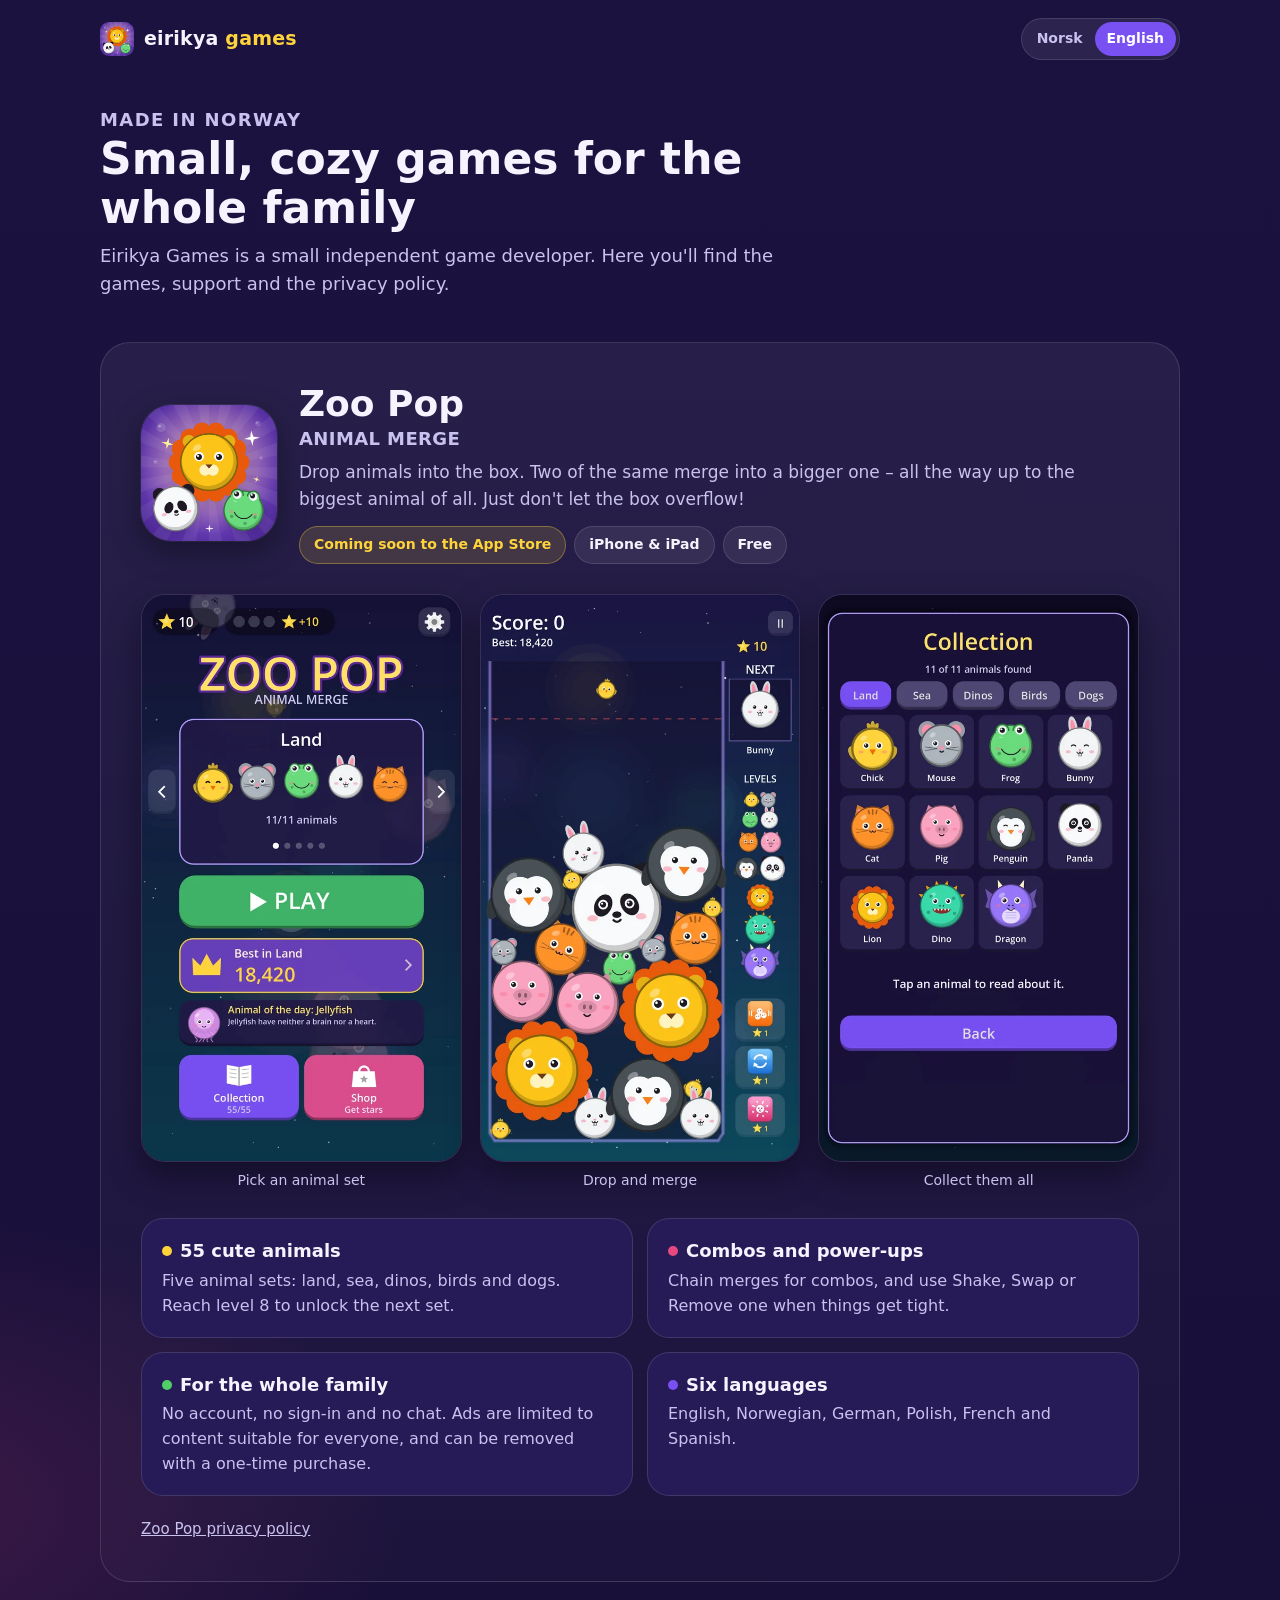
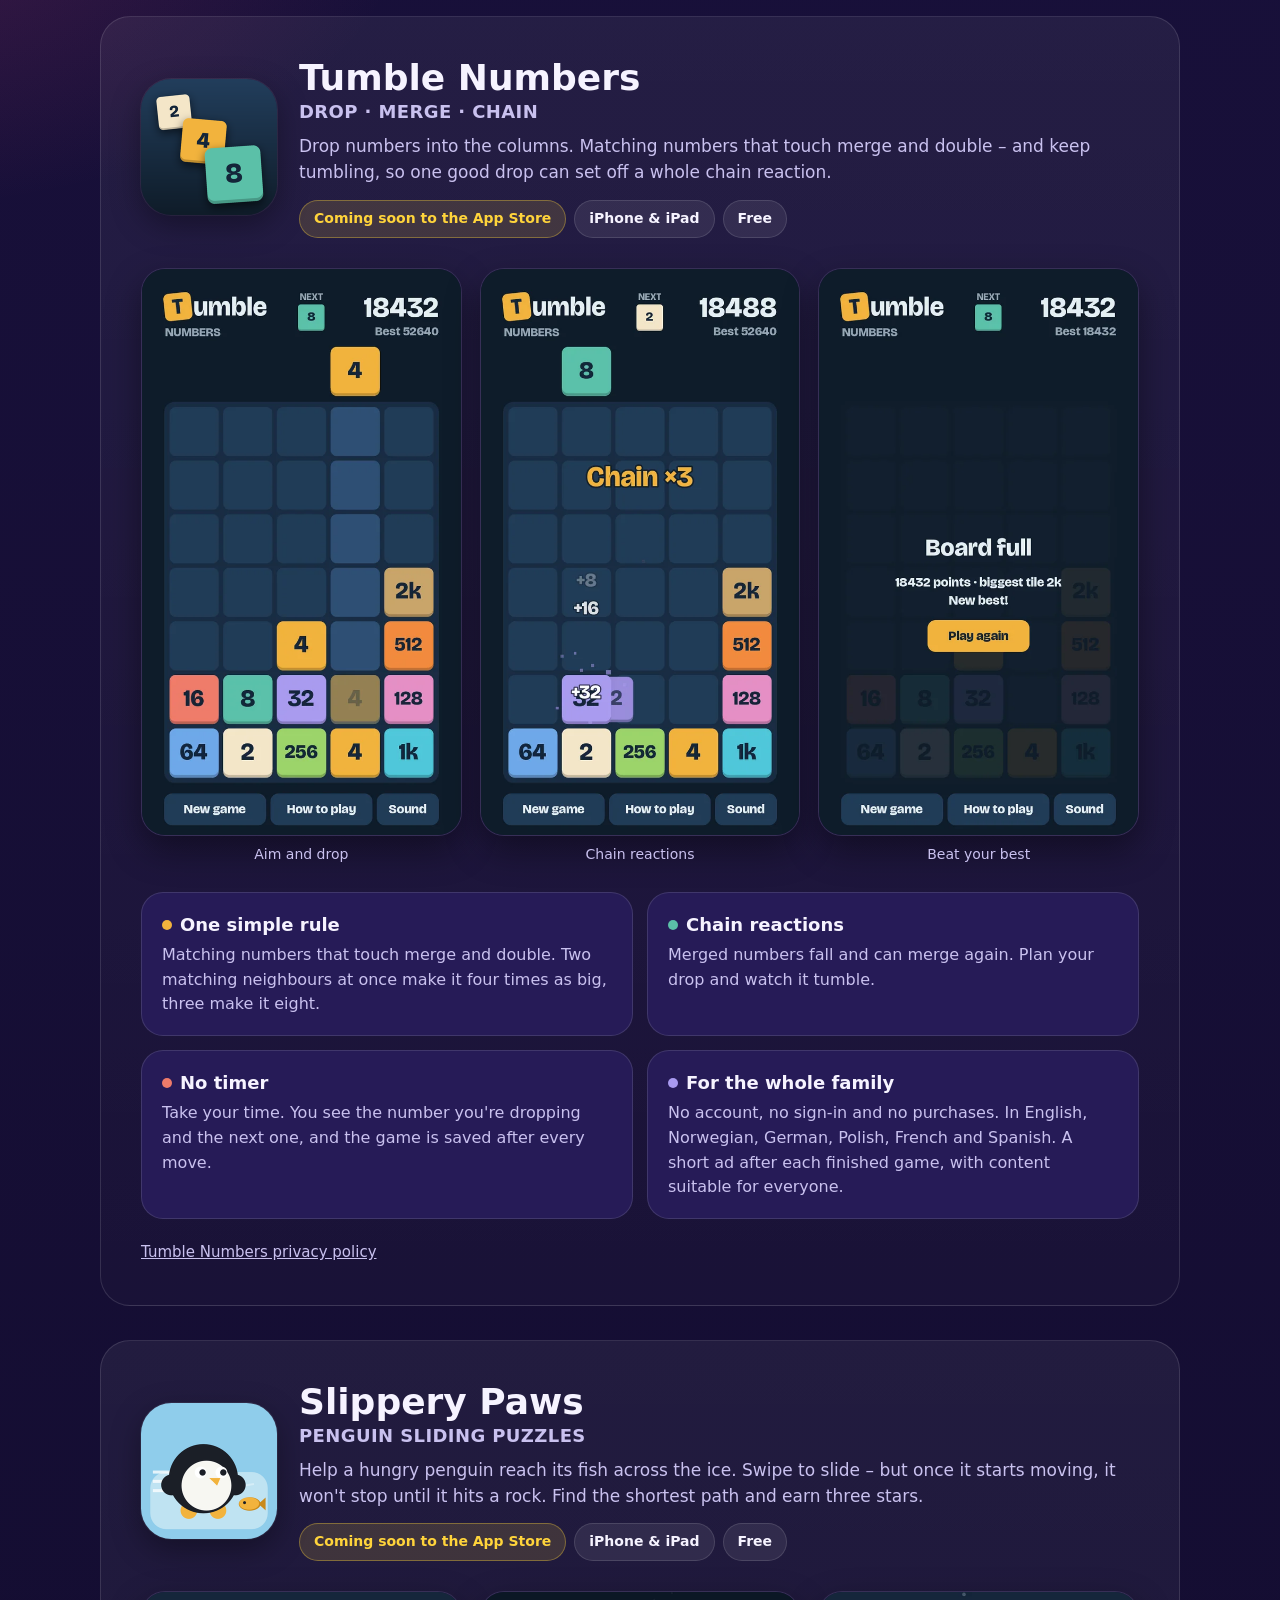
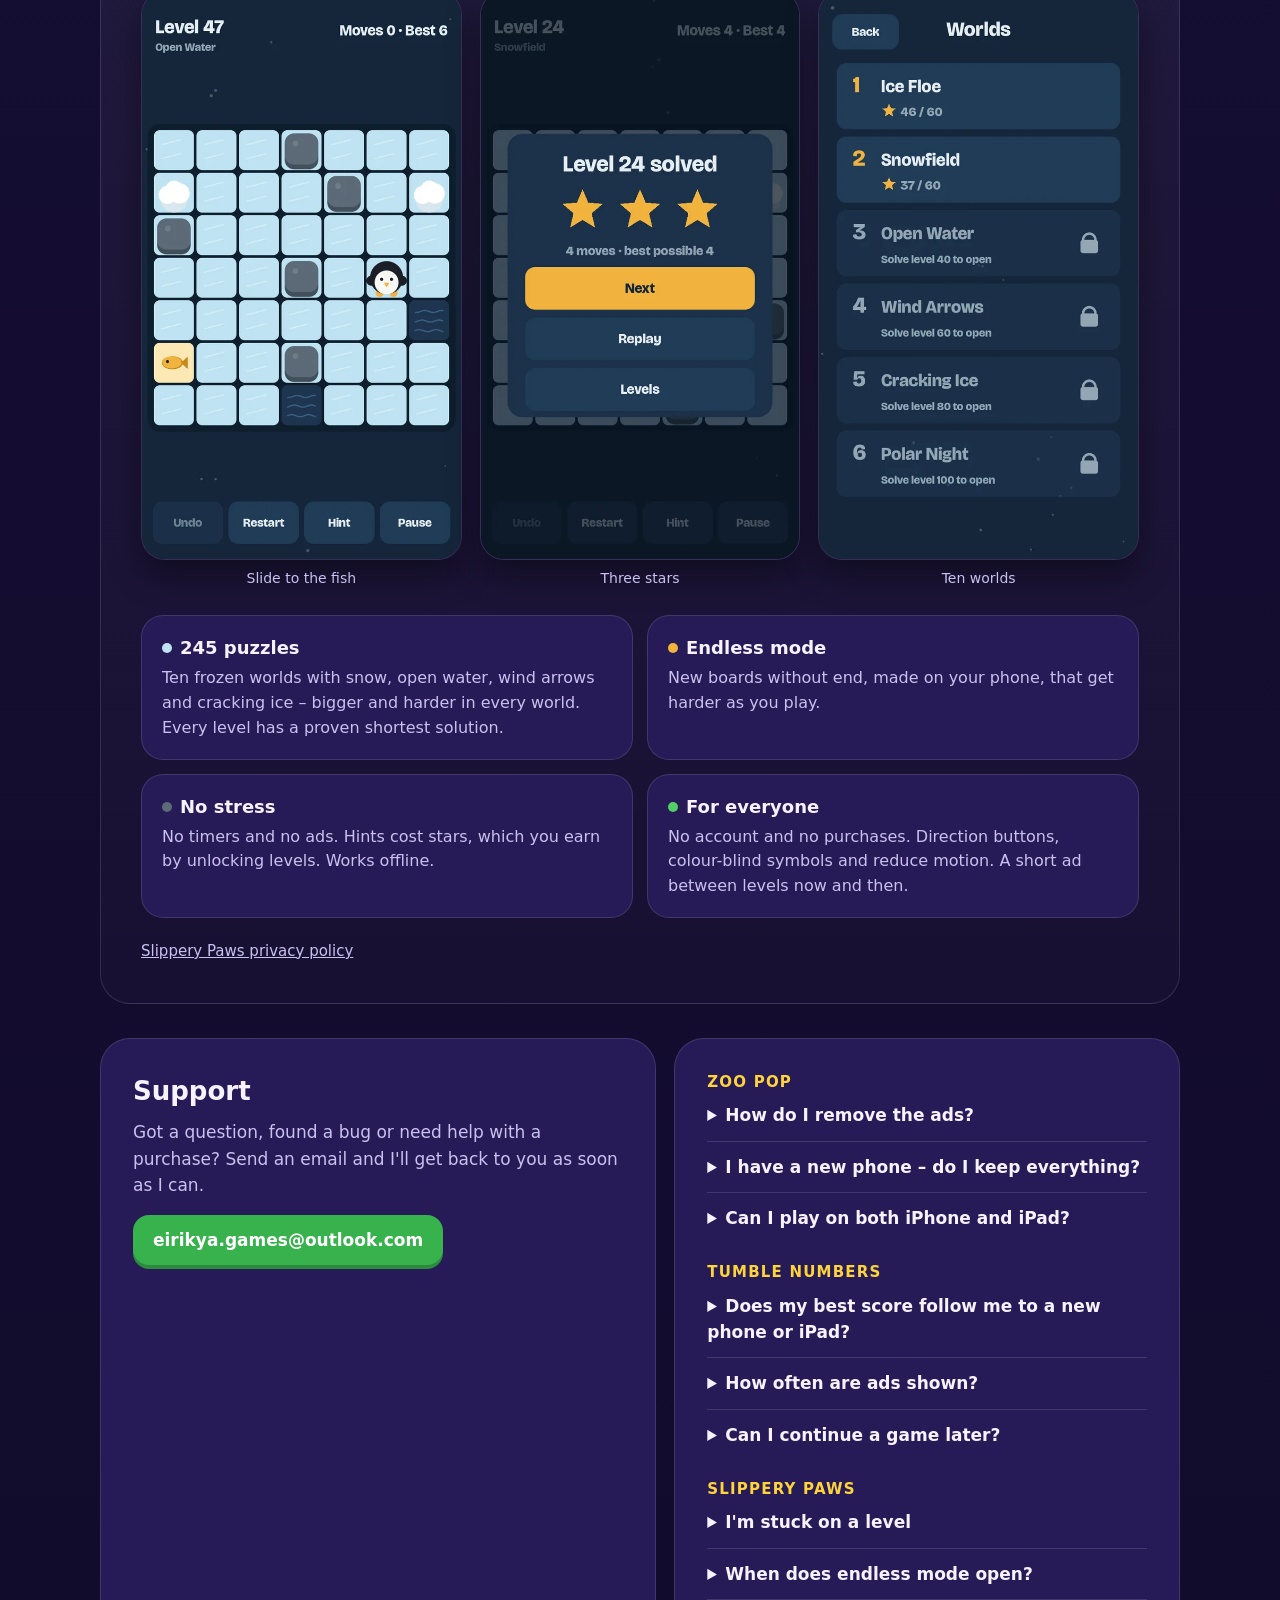
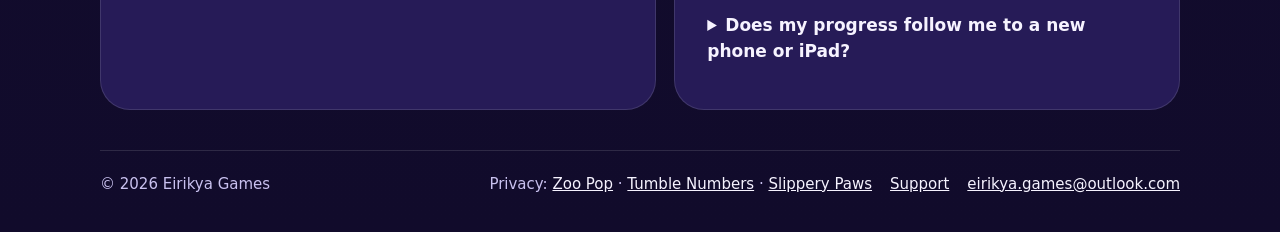
<file: index.html>
<!doctype html>
<html lang="en">
<head>
  <meta charset="utf-8">
  <meta name="viewport" content="width=device-width, initial-scale=1">
  <title>Eirikya Games – Zoo Pop, Tumble Numbers and Slippery Paws</title>
  <meta name="title-en" content="Eirikya Games – Zoo Pop, Tumble Numbers and Slippery Paws">
  <meta name="title-nb" content="Eirikya Games – Zoo Pop, Tumble Numbers og Slippery Paws">
  <meta name="description" content="Eirikya Games makes small, cozy games for the whole family: Zoo Pop: Animal Merge, Tumble Numbers and Slippery Paws.">
  <meta name="theme-color" content="#1b1240">
  <meta property="og:title" content="Eirikya Games">
  <meta property="og:description" content="Small, cozy games for the whole family: Zoo Pop, Tumble Numbers and Slippery Paws.">
  <meta property="og:image" content="https://eirikya.github.io/img/zoopop-icon.png">
  <meta property="og:url" content="https://eirikya.github.io/">
  <link rel="icon" type="image/png" href="img/favicon.png">
  <link rel="apple-touch-icon" href="img/apple-touch-icon.png">
  <link rel="stylesheet" href="assets/site.css">
  <script src="assets/lang.js"></script>
</head>
<body>
  <div class="wrap">
    <header class="top">
      <a class="brand" href="./">
        <img src="img/favicon.png" alt="" width="34" height="34">
        <span>eirikya <b>games</b></span>
      </a>
      <div class="langs" role="group" aria-label="Language / Språk">
        <button type="button" data-set-lang="nb" aria-pressed="false" lang="nb">Norsk</button>
        <button type="button" data-set-lang="en" aria-pressed="false" lang="en">English</button>
      </div>
    </header>

    <main>
      <section class="intro">
        <div data-l="nb" lang="nb">
          <p class="eyebrow">Laget i Norge</p>
          <h1>Små, koselige spill for hele familien</h1>
          <p>Eirikya Games er en liten, uavhengig spillutvikler. Her finner du spillene, brukerstøtte og personvernerklæringen.</p>
        </div>
        <div data-l="en" lang="en">
          <p class="eyebrow">Made in Norway</p>
          <h1>Small, cozy games for the whole family</h1>
          <p>Eirikya Games is a small independent game developer. Here you'll find the games, support and the privacy policy.</p>
        </div>
      </section>

      <article class="game" id="zoopop" aria-labelledby="zoopop-title">
        <div class="game-head">
          <img class="app-icon" src="img/zoopop-icon.png" alt="Zoo Pop app icon" width="136" height="136">
          <div>
            <h2 id="zoopop-title">Zoo Pop<small>ANIMAL MERGE</small></h2>
            <p data-l="nb" lang="nb">Slipp dyrene ned i boksen. To like dyr smelter sammen til et større – helt opp til det største dyret av dem alle. Men pass på så boksen ikke blir full!</p>
            <p data-l="en" lang="en">Drop animals into the box. Two of the same merge into a bigger one – all the way up to the biggest animal of all. Just don't let the box overflow!</p>
            <div class="badges">
              <span class="badge" data-l="nb" lang="nb">Kommer snart på App Store</span>
              <span class="badge" data-l="en" lang="en">Coming soon to the App Store</span>
              <span class="badge soft">iPhone &amp; iPad</span>
              <span class="badge soft" data-l="nb" lang="nb">Gratis</span>
              <span class="badge soft" data-l="en" lang="en">Free</span>
            </div>
          </div>
        </div>

        <div class="shots">
          <figure>
            <img data-l="nb" src="img/zoopop-menu-nb.webp" alt="Hovedmenyen i Zoo Pop" width="600" height="1067" loading="lazy">
            <img data-l="en" src="img/zoopop-menu.webp" alt="Zoo Pop main menu" width="600" height="1067" loading="lazy">
            <figcaption><span data-l="nb" lang="nb">Velg dyresett</span><span data-l="en" lang="en">Pick an animal set</span></figcaption>
          </figure>
          <figure>
            <img data-l="nb" src="img/zoopop-play-nb.webp" alt="Zoo Pop: dyr som slås sammen i boksen" width="600" height="1067" loading="lazy">
            <img data-l="en" src="img/zoopop-play.webp" alt="Zoo Pop gameplay with merging animals" width="600" height="1067" loading="lazy">
            <figcaption><span data-l="nb" lang="nb">Slipp og slå sammen</span><span data-l="en" lang="en">Drop and merge</span></figcaption>
          </figure>
          <figure>
            <img data-l="nb" src="img/zoopop-collection-nb.webp" alt="Dyresamlingen i Zoo Pop" width="600" height="1067" loading="lazy">
            <img data-l="en" src="img/zoopop-collection.webp" alt="Zoo Pop animal collection" width="600" height="1067" loading="lazy">
            <figcaption><span data-l="nb" lang="nb">Samle alle dyrene</span><span data-l="en" lang="en">Collect them all</span></figcaption>
          </figure>
        </div>

        <div class="features">
          <div class="feature">
            <h3><span class="dot" style="background:#ffd43b"></span><span data-l="nb" lang="nb">55 søte dyr</span><span data-l="en" lang="en">55 cute animals</span></h3>
            <p data-l="nb" lang="nb">Fem dyresett: land, hav, dinoer, fugler og hunder. Lag nivå 8 for å låse opp neste sett.</p>
            <p data-l="en" lang="en">Five animal sets: land, sea, dinos, birds and dogs. Reach level 8 to unlock the next set.</p>
          </div>
          <div class="feature">
            <h3><span class="dot" style="background:#e64980"></span><span data-l="nb" lang="nb">Kombo og hjelpemidler</span><span data-l="en" lang="en">Combos and power-ups</span></h3>
            <p data-l="nb" lang="nb">Slå sammen flere dyr på rad for kombo, og bruk Rist, Bytt eller Fjern ett dyr når det blir trangt.</p>
            <p data-l="en" lang="en">Chain merges for combos, and use Shake, Swap or Remove one when things get tight.</p>
          </div>
          <div class="feature">
            <h3><span class="dot" style="background:#51cf66"></span><span data-l="nb" lang="nb">For hele familien</span><span data-l="en" lang="en">For the whole family</span></h3>
            <p data-l="nb" lang="nb">Ingen konto, ingen innlogging og ingen chat. Reklamen er begrenset til innhold som passer for alle, og kan fjernes med et engangskjøp.</p>
            <p data-l="en" lang="en">No account, no sign-in and no chat. Ads are limited to content suitable for everyone, and can be removed with a one-time purchase.</p>
          </div>
          <div class="feature">
            <h3><span class="dot" style="background:#7950f2"></span><span data-l="nb" lang="nb">Seks språk</span><span data-l="en" lang="en">Six languages</span></h3>
            <p data-l="nb" lang="nb">Norsk, engelsk, tysk, polsk, fransk og spansk.</p>
            <p data-l="en" lang="en">English, Norwegian, German, Polish, French and Spanish.</p>
          </div>
        </div>
        <p class="game-links">
          <a href="zoopop/personvern.html"><span data-l="nb" lang="nb">Personvern for Zoo Pop</span><span data-l="en" lang="en">Zoo Pop privacy policy</span></a>
        </p>
      </article>

      <article class="game" id="tumble-numbers" aria-labelledby="tumble-title">
        <div class="game-head">
          <img class="app-icon" src="img/tumble-numbers-icon.png" alt="Tumble Numbers app icon" width="136" height="136">
          <div>
            <h2 id="tumble-title">Tumble Numbers<small>DROP · MERGE · CHAIN</small></h2>
            <p data-l="nb" lang="nb">Slipp tall ned i kolonnene. Like tall som havner inntil hverandre, slår seg sammen og dobles – og faller videre, så ett godt slipp kan sette i gang en hel kjedereaksjon.</p>
            <p data-l="en" lang="en">Drop numbers into the columns. Matching numbers that touch merge and double – and keep tumbling, so one good drop can set off a whole chain reaction.</p>
            <div class="badges">
              <span class="badge" data-l="nb" lang="nb">Kommer snart på App Store</span>
              <span class="badge" data-l="en" lang="en">Coming soon to the App Store</span>
              <span class="badge soft">iPhone &amp; iPad</span>
              <span class="badge soft" data-l="nb" lang="nb">Gratis</span>
              <span class="badge soft" data-l="en" lang="en">Free</span>
            </div>
          </div>
        </div>

        <div class="shots">
          <figure>
            <img src="img/tumble-numbers-play.webp" alt="Tumble Numbers: the number above the board and where it will land" width="600" height="1067" loading="lazy">
            <figcaption><span data-l="nb" lang="nb">Sikt og slipp</span><span data-l="en" lang="en">Aim and drop</span></figcaption>
          </figure>
          <figure>
            <img src="img/tumble-numbers-chain.webp" alt="Tumble Numbers: a chain reaction" width="600" height="1067" loading="lazy">
            <figcaption><span data-l="nb" lang="nb">Kjedereaksjoner</span><span data-l="en" lang="en">Chain reactions</span></figcaption>
          </figure>
          <figure>
            <img src="img/tumble-numbers-over.webp" alt="Tumble Numbers: board full and a new best score" width="600" height="1067" loading="lazy">
            <figcaption><span data-l="nb" lang="nb">Slå rekorden</span><span data-l="en" lang="en">Beat your best</span></figcaption>
          </figure>
        </div>

        <div class="features">
          <div class="feature">
            <h3><span class="dot" style="background:#f2b33d"></span><span data-l="nb" lang="nb">Én enkel regel</span><span data-l="en" lang="en">One simple rule</span></h3>
            <p data-l="nb" lang="nb">Like tall som møtes, slås sammen og dobles. To like naboer på én gang gir fire ganger så mye, tre gir åtte.</p>
            <p data-l="en" lang="en">Matching numbers that touch merge and double. Two matching neighbours at once make it four times as big, three make it eight.</p>
          </div>
          <div class="feature">
            <h3><span class="dot" style="background:#5bc0a8"></span><span data-l="nb" lang="nb">Kjedereaksjoner</span><span data-l="en" lang="en">Chain reactions</span></h3>
            <p data-l="nb" lang="nb">Sammenslåtte tall faller ned og kan slå seg sammen igjen. Planlegg slippet, og se det tumle.</p>
            <p data-l="en" lang="en">Merged numbers fall and can merge again. Plan your drop and watch it tumble.</p>
          </div>
          <div class="feature">
            <h3><span class="dot" style="background:#ee7b6a"></span><span data-l="nb" lang="nb">Ingen klokke</span><span data-l="en" lang="en">No timer</span></h3>
            <p data-l="nb" lang="nb">Tenk så lenge du vil. Du ser tallet du slipper og det neste, og spillet lagres etter hvert trekk.</p>
            <p data-l="en" lang="en">Take your time. You see the number you're dropping and the next one, and the game is saved after every move.</p>
          </div>
          <div class="feature">
            <h3><span class="dot" style="background:#a99af0"></span><span data-l="nb" lang="nb">For hele familien</span><span data-l="en" lang="en">For the whole family</span></h3>
            <p data-l="nb" lang="nb">Ingen konto, ingen innlogging og ingen kjøp. På norsk, engelsk, tysk, polsk, fransk og spansk. En kort reklame etter hvert ferdige spill, med innhold som passer for alle.</p>
            <p data-l="en" lang="en">No account, no sign-in and no purchases. In English, Norwegian, German, Polish, French and Spanish. A short ad after each finished game, with content suitable for everyone.</p>
          </div>
        </div>
        <p class="game-links">
          <a href="tumble-numbers/personvern.html"><span data-l="nb" lang="nb">Personvern for Tumble Numbers</span><span data-l="en" lang="en">Tumble Numbers privacy policy</span></a>
        </p>
      </article>

      <article class="game" id="slippery-paws" aria-labelledby="slippery-title">
        <div class="game-head">
          <img class="app-icon" src="img/slippery-paws-icon.png" alt="Slippery Paws app icon" width="136" height="136">
          <div>
            <h2 id="slippery-title">Slippery Paws<small>PENGUIN SLIDING PUZZLES</small></h2>
            <p data-l="nb" lang="nb">Hjelp en sulten pingvin fram til fisken over isen. Sveip for å gli – men når pingvinen først er i gang, stopper den ikke før den treffer en stein. Finn den korteste veien og få tre stjerner.</p>
            <p data-l="en" lang="en">Help a hungry penguin reach its fish across the ice. Swipe to slide – but once it starts moving, it won't stop until it hits a rock. Find the shortest path and earn three stars.</p>
            <div class="badges">
              <span class="badge" data-l="nb" lang="nb">Kommer snart på App Store</span>
              <span class="badge" data-l="en" lang="en">Coming soon to the App Store</span>
              <span class="badge soft">iPhone &amp; iPad</span>
              <span class="badge soft" data-l="nb" lang="nb">Gratis</span>
              <span class="badge soft" data-l="en" lang="en">Free</span>
            </div>
          </div>
        </div>

        <div class="shots">
          <figure>
            <img src="img/slippery-paws-play.webp" alt="Slippery Paws: a level with open water and snow" width="600" height="1067" loading="lazy">
            <figcaption><span data-l="nb" lang="nb">Gli til fisken</span><span data-l="en" lang="en">Slide to the fish</span></figcaption>
          </figure>
          <figure>
            <img src="img/slippery-paws-solved.webp" alt="Slippery Paws: level solved with three stars" width="600" height="1067" loading="lazy">
            <figcaption><span data-l="nb" lang="nb">Tre stjerner</span><span data-l="en" lang="en">Three stars</span></figcaption>
          </figure>
          <figure>
            <img src="img/slippery-paws-worlds.webp" alt="Slippery Paws: ten frozen worlds" width="600" height="1067" loading="lazy">
            <figcaption><span data-l="nb" lang="nb">Ti verdener</span><span data-l="en" lang="en">Ten worlds</span></figcaption>
          </figure>
        </div>

        <div class="features">
          <div class="feature">
            <h3><span class="dot" style="background:#bfe3f2"></span><span data-l="nb" lang="nb">245 gåter</span><span data-l="en" lang="en">245 puzzles</span></h3>
            <p data-l="nb" lang="nb">Ti frosne verdener med snø, råk, vindpiler og sprukken is – større og vanskeligere for hver verden. Hvert nivå har en bevist korteste løsning.</p>
            <p data-l="en" lang="en">Ten frozen worlds with snow, open water, wind arrows and cracking ice – bigger and harder in every world. Every level has a proven shortest solution.</p>
          </div>
          <div class="feature">
            <h3><span class="dot" style="background:#f2b33d"></span><span data-l="nb" lang="nb">Uendelig modus</span><span data-l="en" lang="en">Endless mode</span></h3>
            <p data-l="nb" lang="nb">Nye brett uten slutt, laget på telefonen, som blir vanskeligere jo mer du spiller.</p>
            <p data-l="en" lang="en">New boards without end, made on your phone, that get harder as you play.</p>
          </div>
          <div class="feature">
            <h3><span class="dot" style="background:#5c6b78"></span><span data-l="nb" lang="nb">Ingen stress</span><span data-l="en" lang="en">No stress</span></h3>
            <p data-l="nb" lang="nb">Ingen klokke og ingen reklame. Hint koster stjerner, som du får når du låser opp nivåer. Spillet virker uten nett.</p>
            <p data-l="en" lang="en">No timers and no ads. Hints cost stars, which you earn by unlocking levels. Works offline.</p>
          </div>
          <div class="feature">
            <h3><span class="dot" style="background:#51cf66"></span><span data-l="nb" lang="nb">For alle</span><span data-l="en" lang="en">For everyone</span></h3>
            <p data-l="nb" lang="nb">Ingen konto og ingen kjøp. Retningsknapper, fargeblind-symboler og redusert bevegelse. En kort reklame mellom nivåene innimellom.</p>
            <p data-l="en" lang="en">No account and no purchases. Direction buttons, colour-blind symbols and reduce motion. A short ad between levels now and then.</p>
          </div>
        </div>
        <p class="game-links">
          <a href="slippery-paws/personvern.html"><span data-l="nb" lang="nb">Personvern for Slippery Paws</span><span data-l="en" lang="en">Slippery Paws privacy policy</span></a>
        </p>
      </article>

      <section class="support" id="support" aria-labelledby="support-title">
        <div>
          <h2 id="support-title"><span data-l="nb" lang="nb">Brukerstøtte</span><span data-l="en" lang="en">Support</span></h2>
          <p data-l="nb" lang="nb">Har du spørsmål, funnet en feil eller trenger hjelp med et kjøp? Send en e-post, så svarer jeg så fort jeg kan.</p>
          <p data-l="en" lang="en">Got a question, found a bug or need help with a purchase? Send an email and I'll get back to you as soon as I can.</p>
          <a class="btn" href="mailto:eirikya.games@outlook.com">eirikya.games@outlook.com</a>
        </div>
        <div>
          <div data-l="nb" lang="nb">
            <div class="faq-group">
            <h3>Zoo Pop</h3>
            <details>
              <summary>Hvordan fjerner jeg reklamen?</summary>
              <p>Kjøp «Fjern reklame» i butikken eller under Innstillinger (tannhjulet). Det er et engangskjøp som gjelder for alltid.</p>
            </details>
            <details>
              <summary>Jeg har ny telefon – får jeg med meg alt?</summary>
              <p>Ja, hvis du er logget inn med samme Apple-konto og iCloud. Rekorder, stjerner, dyr, hatter og rammer hentes fra iCloud av seg selv, og «Fjern reklame» kommer tilbake automatisk. Mangler reklamekjøpet, trykk «Gjenopprett kjøp» under Innstillinger.</p>
            </details>
            <details>
              <summary>Kan jeg spille på både iPhone og iPad?</summary>
              <p>Ja. Fremgangen lagres på enheten og i din egen iCloud, så du har de samme rekordene, stjernene og dyrene på alle enhetene med samme Apple-konto. Under Innstillinger i spillet ser du om iCloud er på.</p>
            </details>
            </div>
            <div class="faq-group">
            <h3>Tumble Numbers</h3>
            <details>
              <summary>Følger rekorden med til en ny telefon eller iPad?</summary>
              <p>Nei. Rekorden lagres bare på enheten du spiller på, så iPhone og iPad har hver sin rekord, og den forsvinner hvis du sletter appen.</p>
            </details>
            <details>
              <summary>Hvor ofte kommer det reklame?</summary>
              <p>Etter hvert ferdige spill. Avbryter du et spill for å starte et nytt, kommer reklame bare hvis det er minst 6 minutter siden forrige. Varer et spill i over 30 minutter, kommer én kort reklamepause som varsles først. Ellers aldri mens du spiller. Spillet har ingen kjøp, heller ikke for å fjerne reklamen.</p>
            </details>
            <details>
              <summary>Kan jeg fortsette et spill senere?</summary>
              <p>Ja. Spillet lagres etter hvert trekk og når du legger bort appen, og fortsetter der du slapp neste gang du åpner den.</p>
            </details>
            </div>
            <div class="faq-group">
            <h3>Slippery Paws</h3>
            <details>
              <summary>Jeg står fast på et nivå</summary>
              <p>Trykk «Hint» – det viser neste trekk på den korteste veien og koster én stjerne. Du får 3 stjerner for hvert nivå du låser opp, og kan kjøpe flere. Sier hintet «Try restarting», har sprukken is stengt veien: trykk «Restart» (da trekkes ingen stjerne).</p>
            </details>
            <details>
              <summary>Når åpner uendelig modus?</summary>
              <p>Etter at du har løst nivå 10.</p>
            </details>
            <details>
              <summary>Følger fremdriften med til en ny telefon eller iPad?</summary>
              <p>Ja, når du er logget inn i iCloud med samme Apple-konto: løste nivåer og stjernene (også kjøpte) følger med.</p>
            </details>
            </div>
          </div>
          <div data-l="en" lang="en">
            <div class="faq-group">
            <h3>Zoo Pop</h3>
            <details>
              <summary>How do I remove the ads?</summary>
              <p>Buy “Remove ads” in the shop or under Settings (the gear). It's a one-time purchase that lasts forever.</p>
            </details>
            <details>
              <summary>I have a new phone – do I keep everything?</summary>
              <p>Yes, as long as you're signed in with the same Apple Account and iCloud. Your scores, stars, animals, hats and frames come back from iCloud automatically, and “Remove ads” is restored by itself. If the ad purchase is missing, tap “Restore purchases” under Settings.</p>
            </details>
            <details>
              <summary>Can I play on both iPhone and iPad?</summary>
              <p>Yes. Your progress is saved on the device and in your own iCloud, so you have the same scores, stars and animals on every device with the same Apple Account. Settings in the game shows whether iCloud is on.</p>
            </details>
            </div>
            <div class="faq-group">
            <h3>Tumble Numbers</h3>
            <details>
              <summary>Does my best score follow me to a new phone or iPad?</summary>
              <p>No. The best score is stored only on the device you play on, so iPhone and iPad each have their own, and it's gone if you delete the app.</p>
            </details>
            <details>
              <summary>How often are ads shown?</summary>
              <p>After each finished game. If you abandon a game to start a new one, an ad is shown only if the previous ad was at least 6 minutes ago. If a game lasts more than 30 minutes, there is one short ad break, announced first. Otherwise never while you play. The game has no purchases, including none to remove ads.</p>
            </details>
            <details>
              <summary>Can I continue a game later?</summary>
              <p>Yes. The game is saved after every move and when you leave the app, and continues where you left off next time.</p>
            </details>
            </div>
            <div class="faq-group">
            <h3>Slippery Paws</h3>
            <details>
              <summary>I'm stuck on a level</summary>
              <p>Tap “Hint” – it shows the next move on the shortest path and costs one star. You get 3 stars for every level you unlock, and you can buy more. If the hint says “Try restarting”, cracked ice has closed the way: tap “Restart” (no star is used).</p>
            </details>
            <details>
              <summary>When does endless mode open?</summary>
              <p>After you solve level 10.</p>
            </details>
            <details>
              <summary>Does my progress follow me to a new phone or iPad?</summary>
              <p>Yes, when you are signed in to iCloud with the same Apple Account: solved levels and your stars (also bought ones) come along.</p>
            </details>
            </div>
          </div>
        </div>
      </section>
    </main>

    <footer class="foot">
      <span>© 2026 Eirikya Games</span>
      <nav aria-label="Footer">
        <span><span data-l="nb" lang="nb">Personvern:</span><span data-l="en" lang="en">Privacy:</span>
          <a href="zoopop/personvern.html">Zoo Pop</a> ·
          <a href="tumble-numbers/personvern.html">Tumble Numbers</a> ·
          <a href="slippery-paws/personvern.html">Slippery Paws</a></span>
        <a href="#support"><span data-l="nb" lang="nb">Brukerstøtte</span><span data-l="en" lang="en">Support</span></a>
        <a href="mailto:eirikya.games@outlook.com">eirikya.games@outlook.com</a>
      </nav>
    </footer>
  </div>
</body>
</html>
</file>
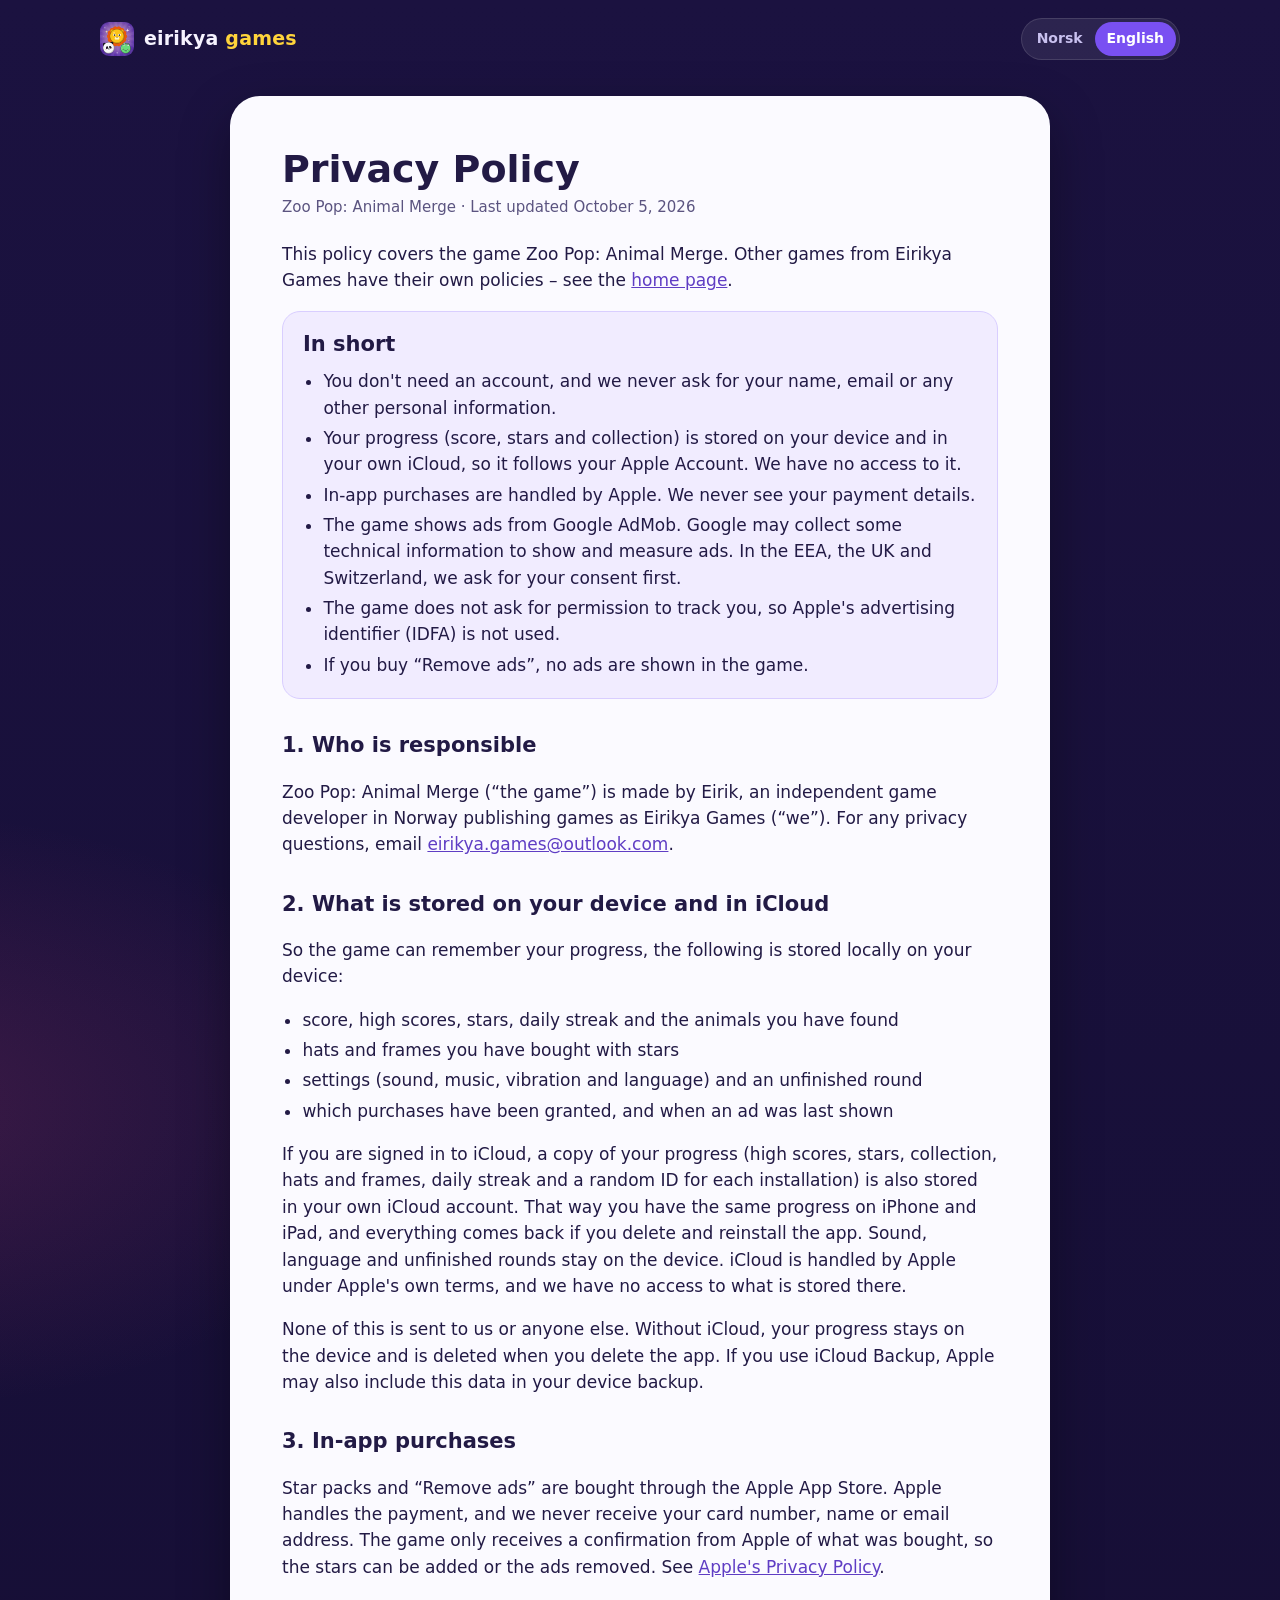
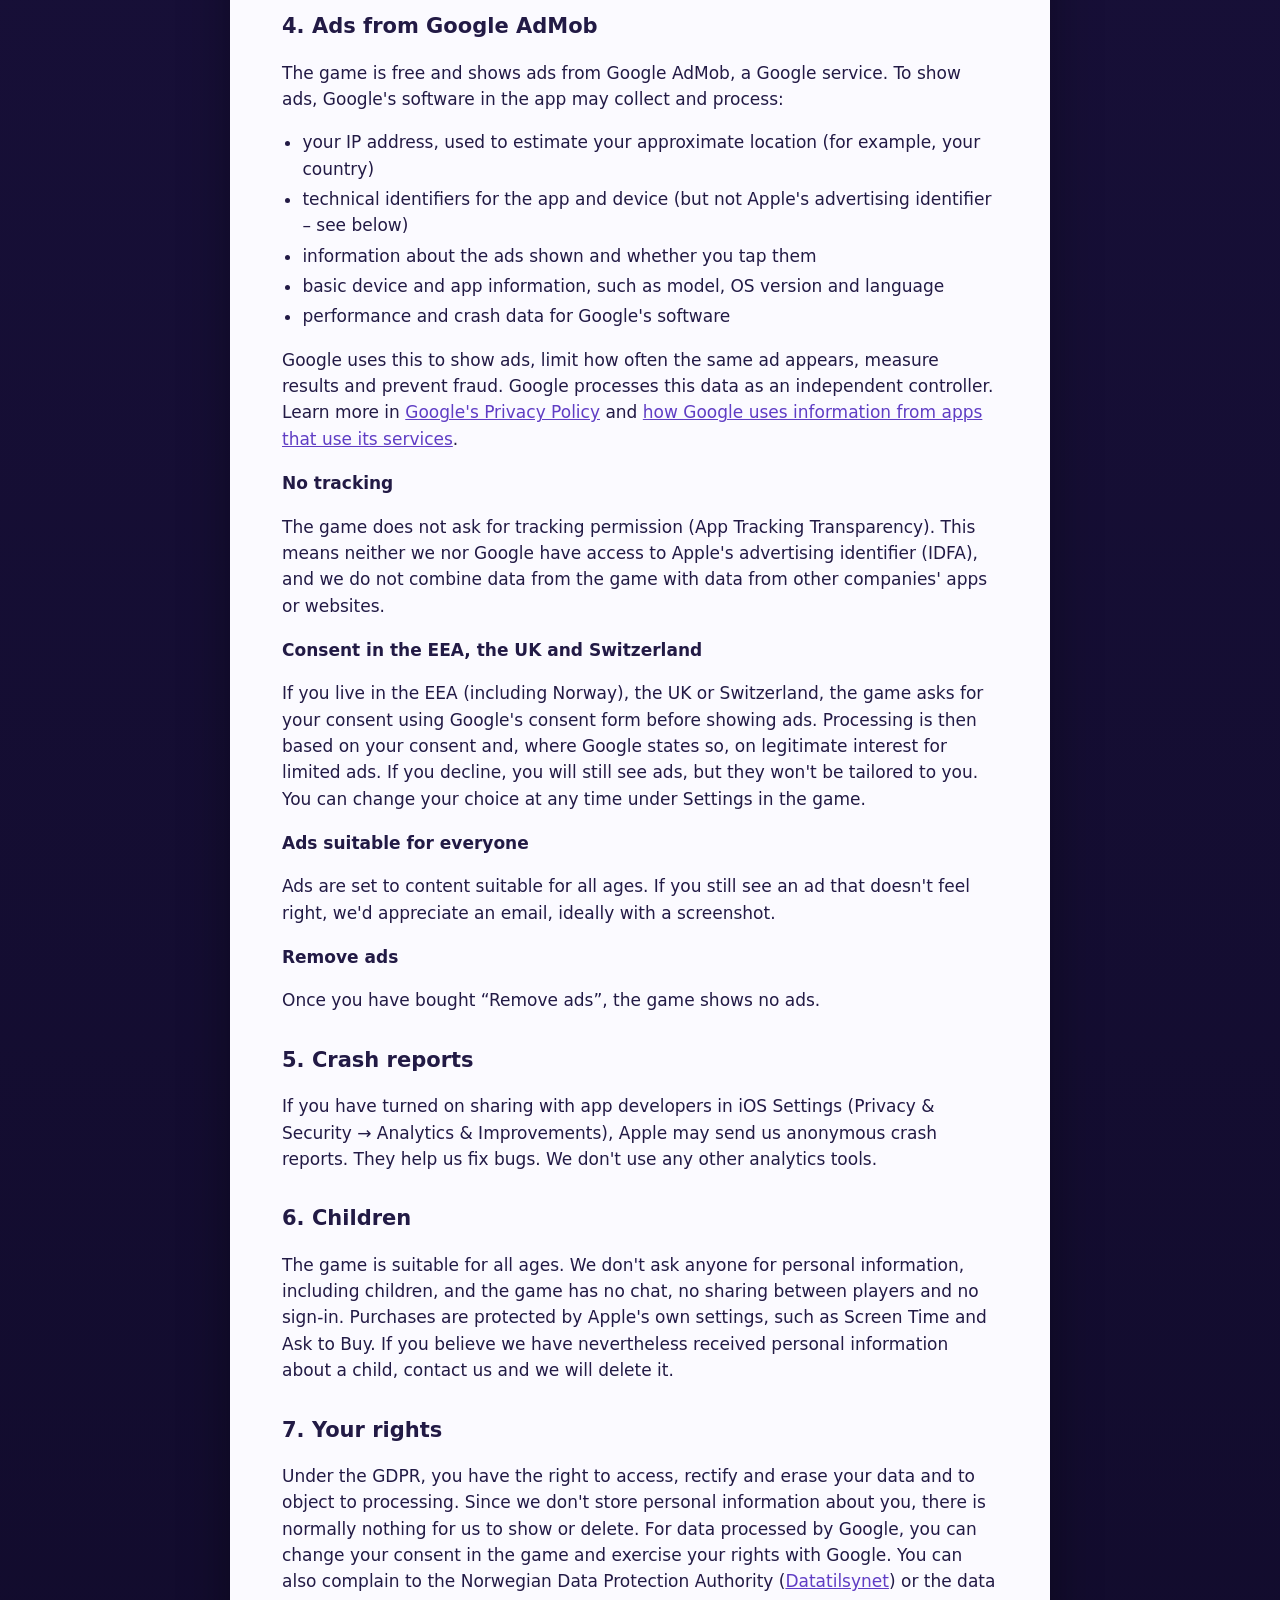
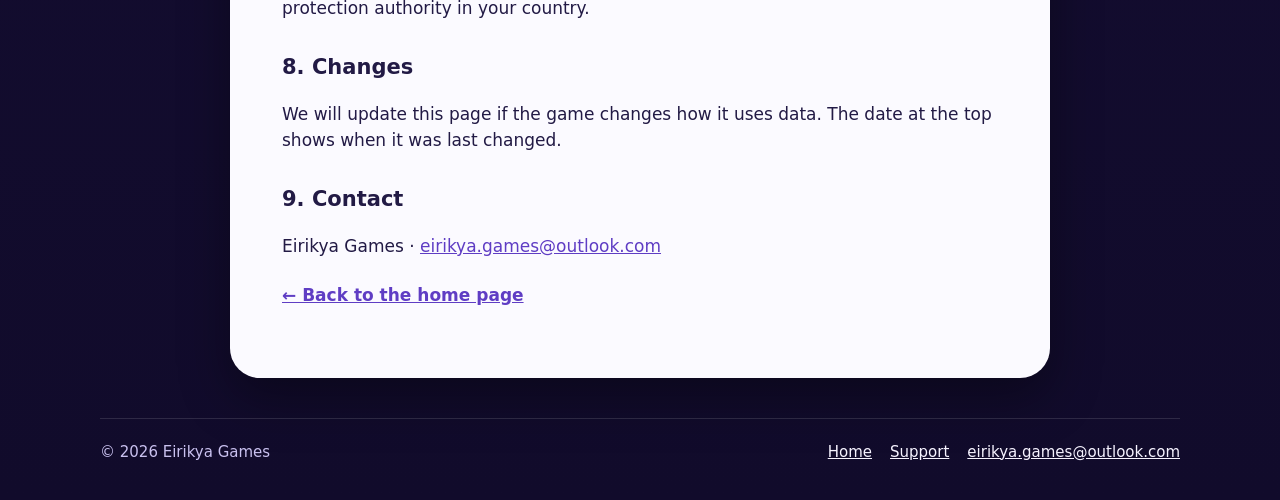
<file: personvern.html>
<!doctype html>
<html lang="en">
<head>
  <meta charset="utf-8">
  <meta name="viewport" content="width=device-width, initial-scale=1">
  <title>Privacy Policy – Eirikya Games</title>
  <link rel="canonical" href="https://eirikya.github.io/zoopop/personvern.html">
  <!-- Den gamle adressen for Zoo Pop. Hvert spill har nå sin egen side (zoopop/, tumble-numbers/). -->
  <script>location.replace("zoopop/personvern.html" + location.search + location.hash);</script>
  <meta http-equiv="refresh" content="0; url=zoopop/personvern.html">
</head>
<body style="background:#1b1240;color:#f6f3ff;font-family:system-ui,sans-serif;padding:24px">
  <p>The privacy policy for Zoo Pop has moved to <a style="color:#ffd43b" href="zoopop/personvern.html">zoopop/personvern.html</a>.
  Tumble Numbers: <a style="color:#ffd43b" href="tumble-numbers/personvern.html">tumble-numbers/personvern.html</a>.</p>
</body>
</html>
</file>
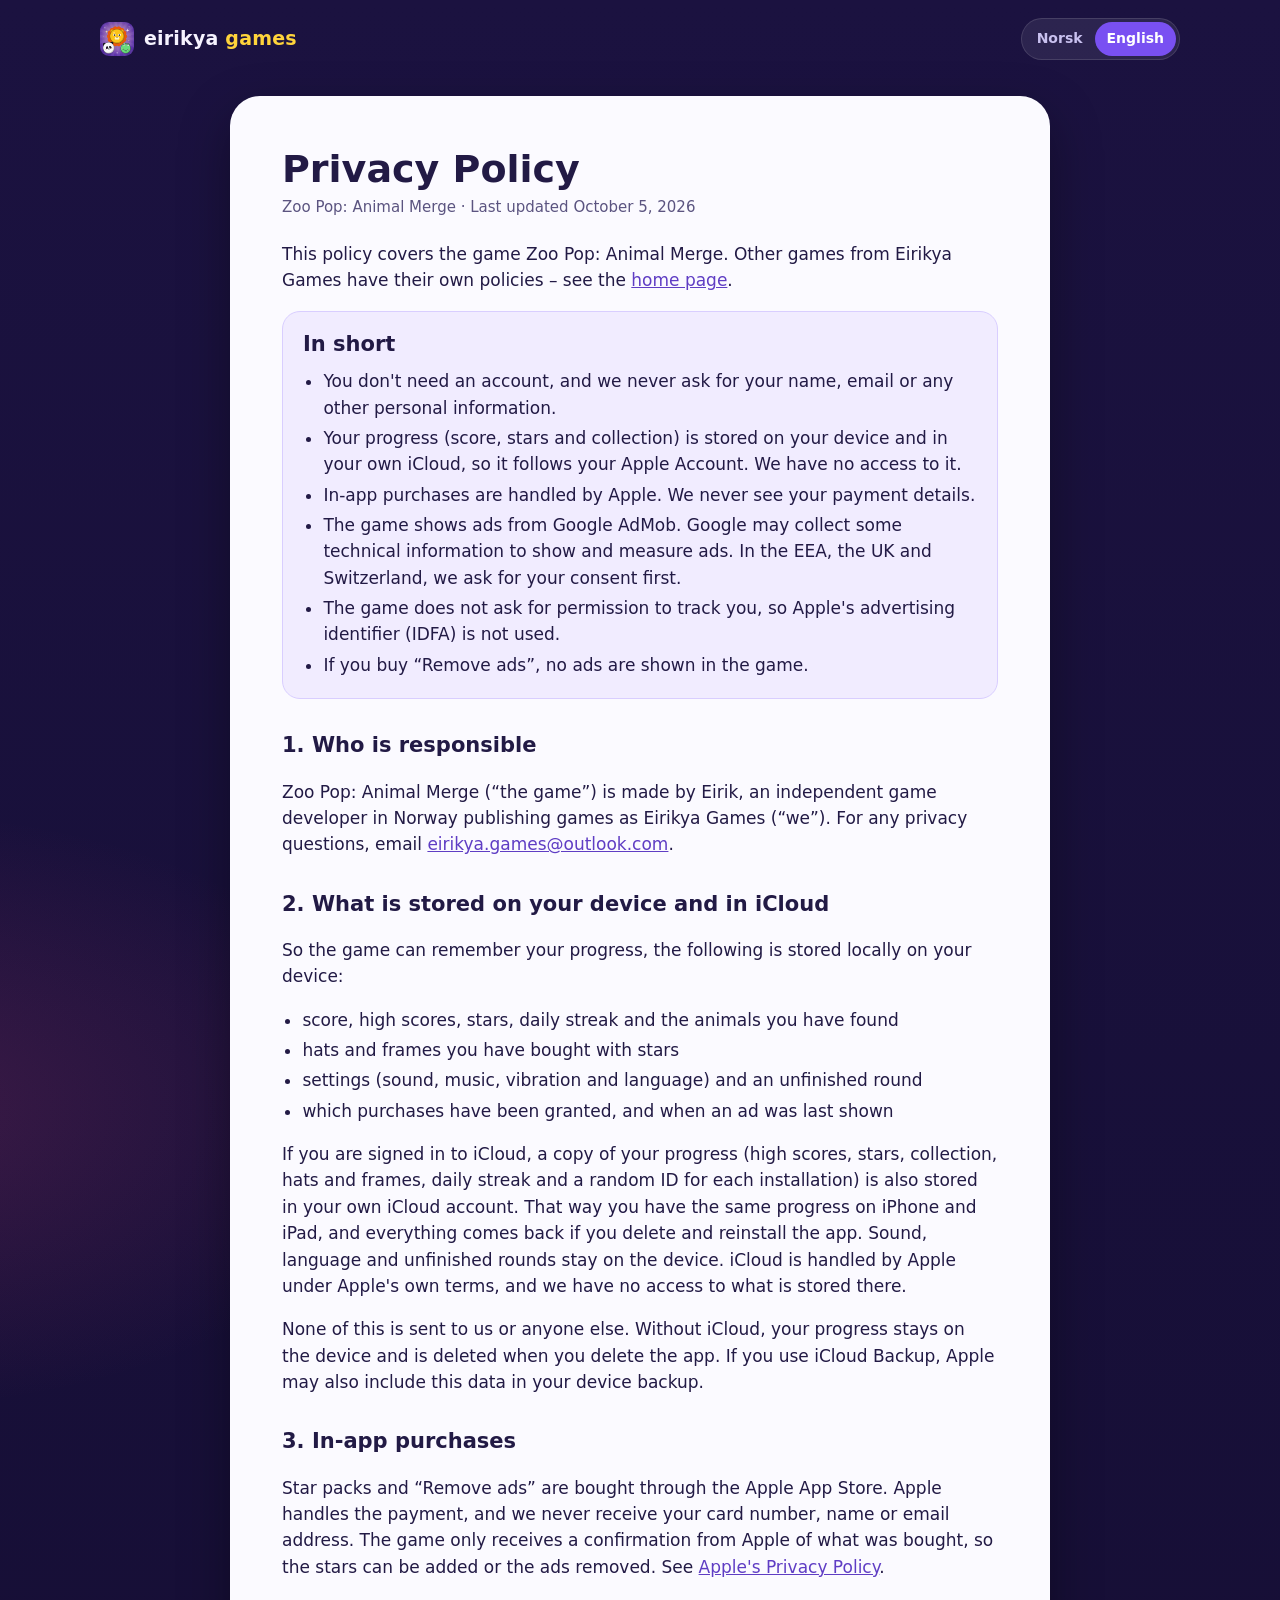
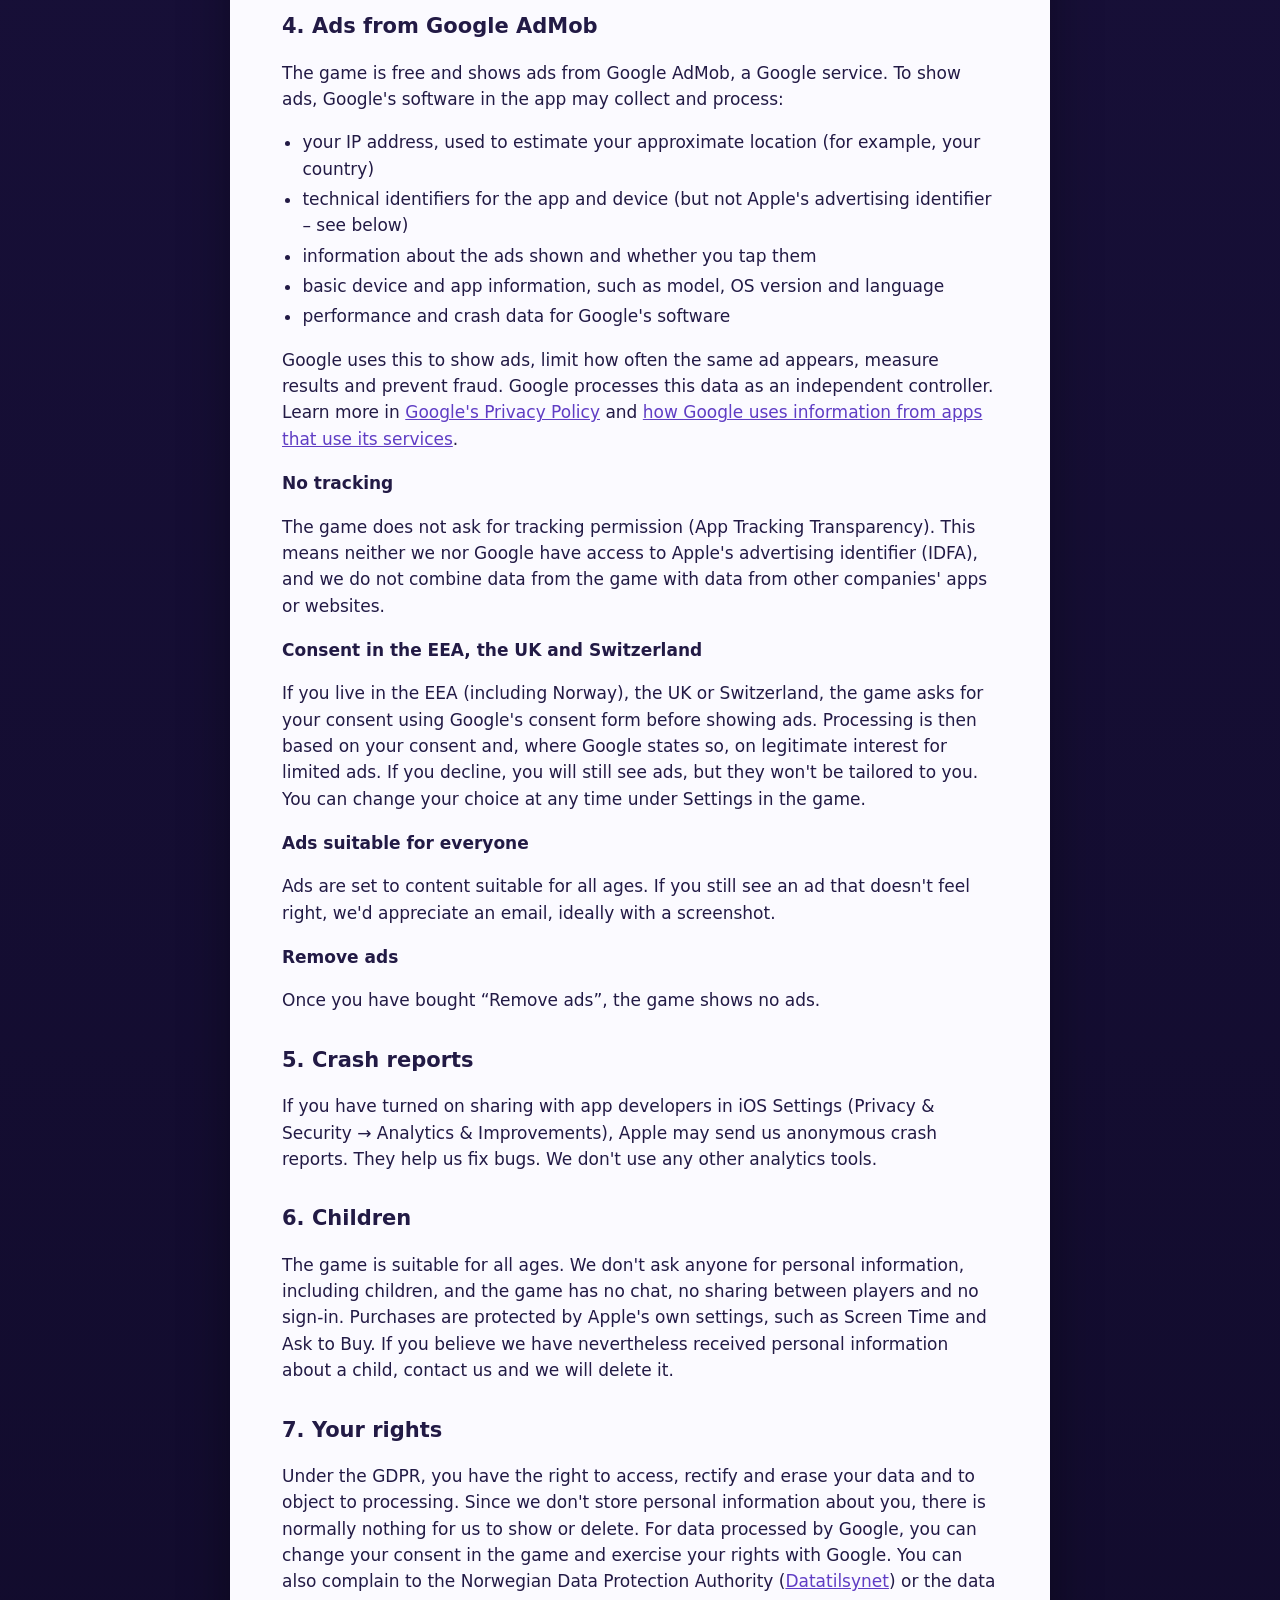
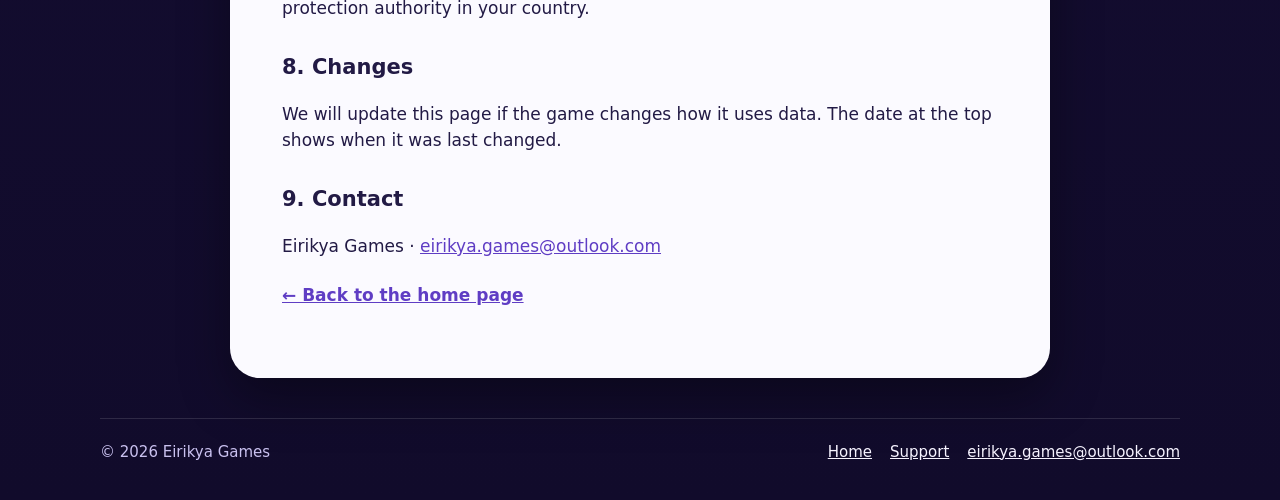
<file: privacy.html>
<!doctype html>
<html lang="en">
<head>
  <meta charset="utf-8">
  <meta name="viewport" content="width=device-width, initial-scale=1">
  <title>Privacy Policy – Zoo Pop: Animal Merge</title>
  <link rel="canonical" href="https://eirikya.github.io/zoopop/personvern.html">
  <meta http-equiv="refresh" content="0; url=zoopop/personvern.html?lang=en">
</head>
<body style="background:#1b1240;color:#f6f3ff;font-family:system-ui,sans-serif;padding:24px">
  <p>The privacy policy has moved to <a style="color:#ffd43b" href="zoopop/personvern.html?lang=en">zoopop/personvern.html</a>.</p>
</body>
</html>
</file>
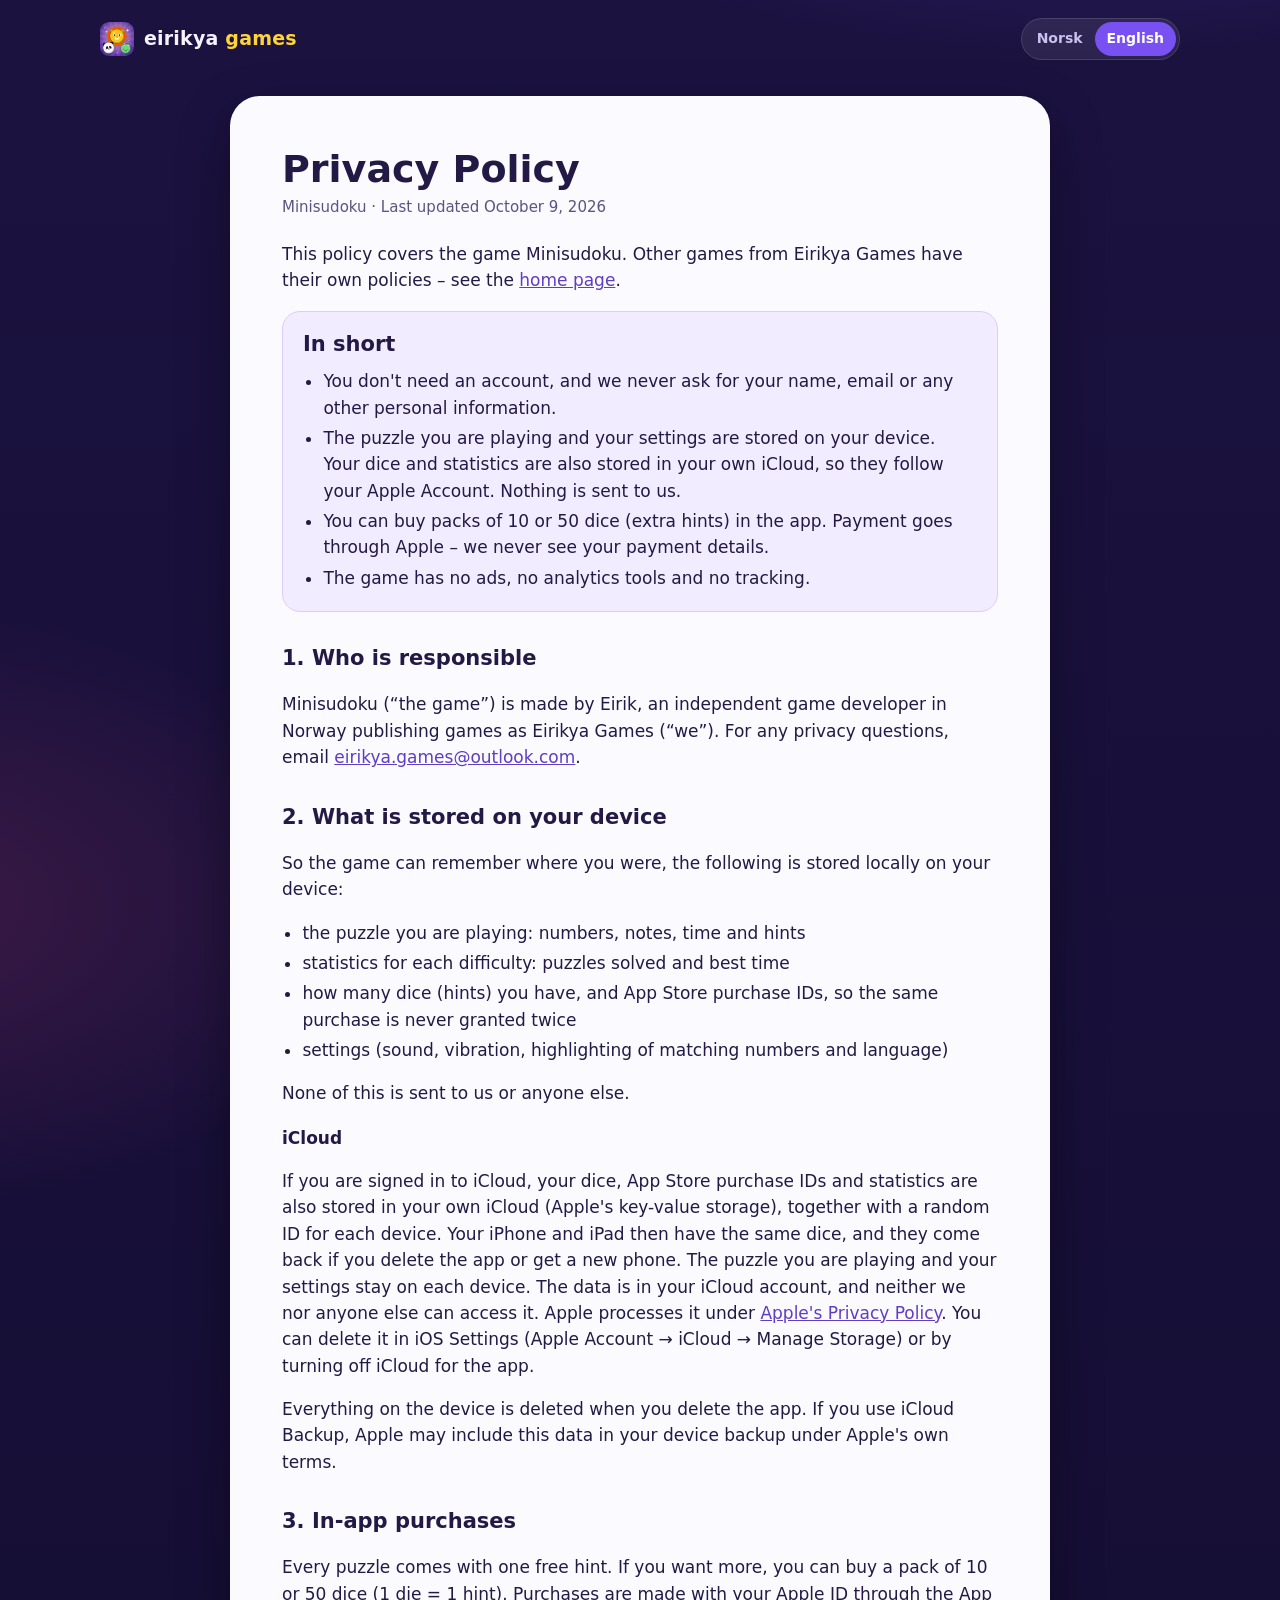
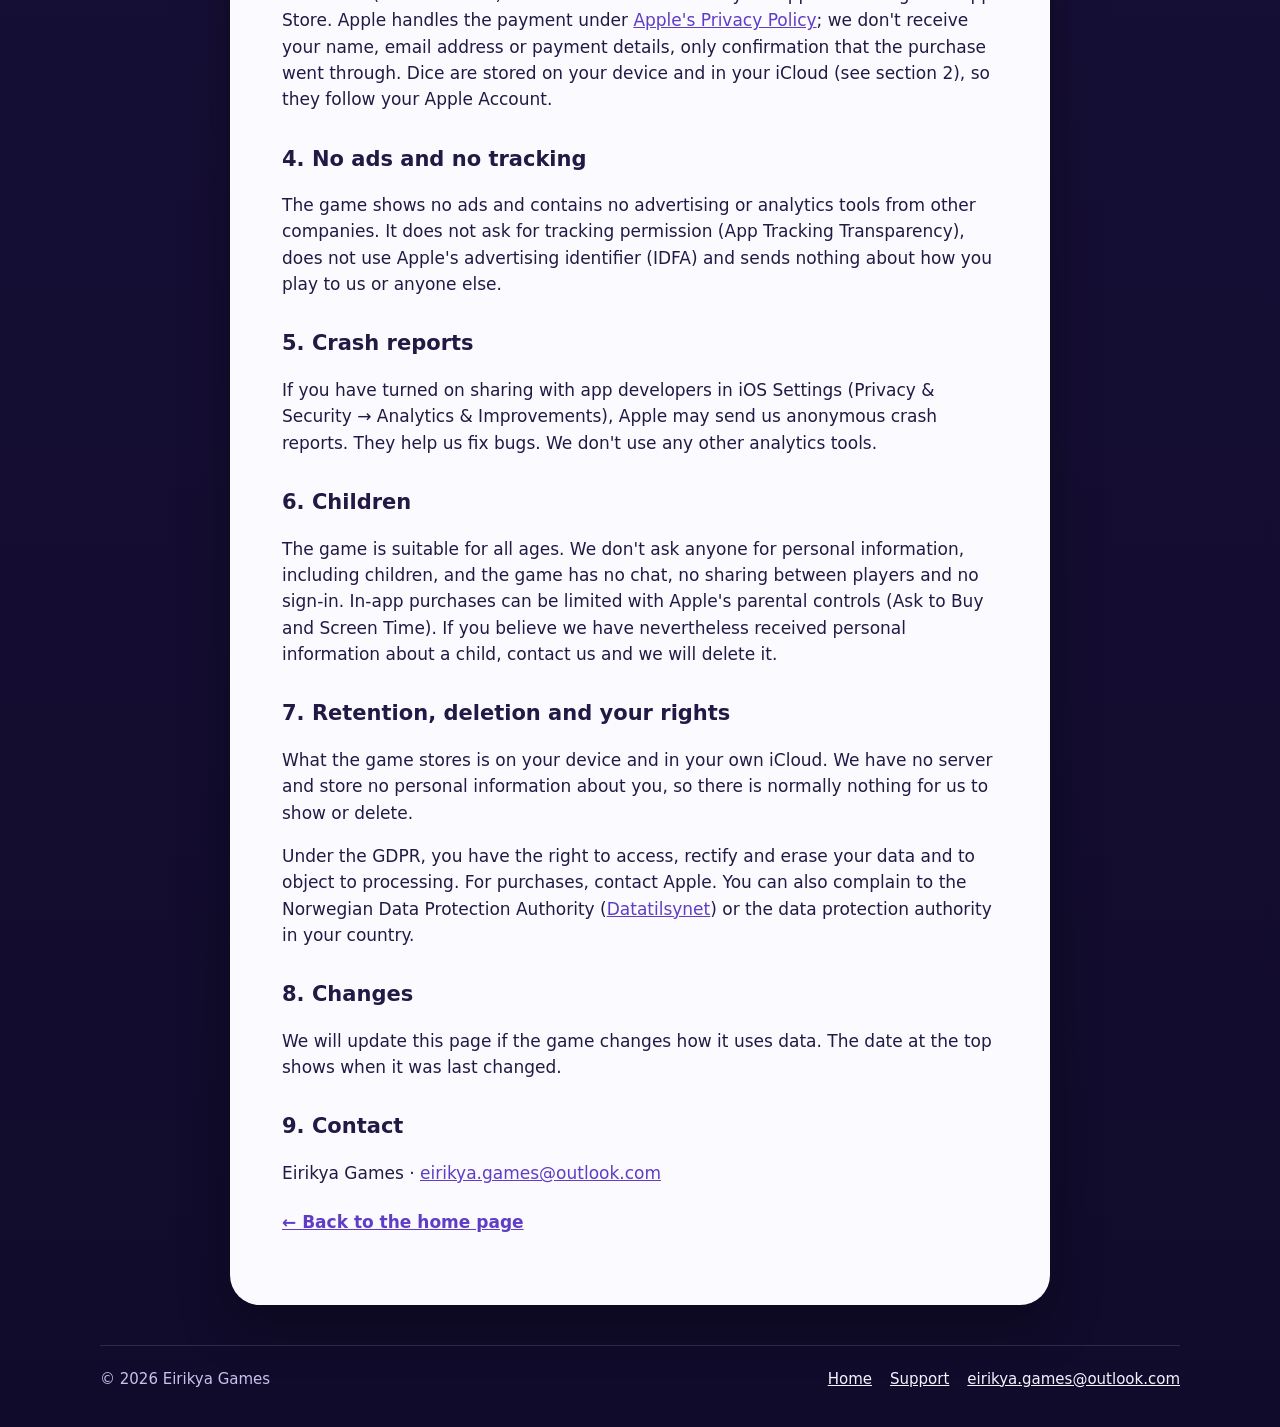
<file: minisudoku/personvern.html>
<!doctype html>
<html lang="en">
<head>
  <meta charset="utf-8">
  <meta name="viewport" content="width=device-width, initial-scale=1">
  <title>Privacy Policy – Minisudoku</title>
  <meta name="title-en" content="Privacy Policy – Minisudoku">
  <meta name="title-nb" content="Personvernerklæring – Minisudoku">
  <meta name="description" content="Privacy policy for Minisudoku by Eirikya Games. Personvernerklæring for Minisudoku.">
  <link rel="canonical" href="https://eirikya.github.io/minisudoku/personvern.html">
  <meta name="theme-color" content="#1b1240">
  <link rel="icon" type="image/png" href="../img/favicon.png">
  <link rel="apple-touch-icon" href="../img/apple-touch-icon.png">
  <link rel="stylesheet" href="../assets/site.css">
  <script src="../assets/lang.js"></script>
</head>
<body>
  <div class="wrap">
    <header class="top">
      <a class="brand" href="../">
        <img src="../img/favicon.png" alt="" width="34" height="34">
        <span>eirikya <b>games</b></span>
      </a>
      <div class="langs" role="group" aria-label="Language / Språk">
        <button type="button" data-set-lang="nb" aria-pressed="false" lang="nb">Norsk</button>
        <button type="button" data-set-lang="en" aria-pressed="false" lang="en">English</button>
      </div>
    </header>

    <main>
      <!-- ============ NORSK ============ -->
      <article class="paper" id="nb" data-l="nb" lang="nb">
        <h1>Personvernerklæring</h1>
        <p class="updated">Minisudoku · Sist oppdatert 9. oktober 2026</p>
        <p>Denne erklæringen gjelder spillet Minisudoku. Andre spill fra Eirikya Games har egne erklæringer – se <a href="../">forsiden</a>.</p>

        <div class="summary-box">
          <h2>Kort fortalt</h2>
          <ul>
            <li>Du trenger ingen konto, og vi ber aldri om navn, e-post eller andre personopplysninger.</li>
            <li>Brettet du holder på med og innstillingene lagres på enheten. Terningene og statistikken lagres også i din egen iCloud, så de følger Apple-kontoen din. Ingenting sendes til oss.</li>
            <li>Du kan kjøpe pakker med 10 eller 50 terninger (ekstra hint) i appen. Betalingen går gjennom Apple – vi ser aldri betalingsopplysningene dine.</li>
            <li>Spillet har ingen reklame, ingen analyseverktøy og ingen sporing.</li>
          </ul>
        </div>

        <h2>1. Hvem er ansvarlig</h2>
        <p>Minisudoku («spillet») er laget av Eirik, en uavhengig spillutvikler i Norge som gir ut spill under navnet Eirikya Games («vi»). Har du spørsmål om personvern, kan du sende e-post til <a href="mailto:eirikya.games@outlook.com">eirikya.games@outlook.com</a>.</p>

        <h2>2. Det som lagres på enheten din</h2>
        <p>For at spillet skal huske hvor du var, lagres dette lokalt på enheten:</p>
        <ul>
          <li>brettet du holder på med: tallene, notatene, tiden og hintene</li>
          <li>statistikk for hver vanskelighetsgrad: antall løste brett og beste tid</li>
          <li>hvor mange terninger (hint) du har, og kjøps-ID-er fra App Store, så samme kjøp ikke gis to ganger</li>
          <li>innstillinger (lyd, vibrasjon, markering av like tall og språk)</li>
        </ul>
        <p>Ingenting av dette sendes til oss eller til noen andre.</p>

        <h3>iCloud</h3>
        <p>Er du logget inn i iCloud, lagres terningene, kjøps-ID-ene fra App Store og statistikken også i din egen iCloud (Apples nøkkel-verdi-lagring), sammen med en tilfeldig ID for hver enhet. Da har iPhone og iPad de samme terningene, og de kommer tilbake hvis du sletter appen eller får ny telefon. Brettet du holder på med og innstillingene blir på hver enhet. Dataene ligger i din iCloud-konto, og verken vi eller andre har tilgang til dem. Apple behandler dem etter <a href="https://www.apple.com/legal/privacy/" rel="noopener">Apples personvernerklæring</a>. Du kan slette dem i iOS-innstillingene (Apple-konto → iCloud → Administrer lagring) eller ved å slå av iCloud for appen.</p>
        <p>Alt på enheten slettes når du sletter appen. Bruker du sikkerhetskopi i iCloud, kan Apple ta med dataene i sikkerhetskopien av enheten din, etter Apples egne vilkår.</p>

        <h2>3. Kjøp i appen</h2>
        <p>Hvert brett har ett gratis hint. Vil du ha flere, kan du kjøpe en pakke med 10 eller 50 terninger (1 terning = 1 hint). Kjøpet gjøres med Apple-ID-en din gjennom App Store. Apple behandler betalingen etter <a href="https://www.apple.com/legal/privacy/" rel="noopener">Apples personvernerklæring</a>; vi får ikke navnet ditt, e-postadressen din eller betalingsopplysninger, bare beskjed om at kjøpet er gjennomført. Terningene lagres på enheten og i din iCloud (se punkt 2), så de følger Apple-kontoen din.</p>

        <h2>4. Ingen reklame og ingen sporing</h2>
        <p>Spillet viser ikke reklame og har ingen reklame- eller analyseverktøy fra andre selskaper. Det ber ikke om tillatelse til sporing (App Tracking Transparency), bruker ikke Apples annonse-ID (IDFA) og sender ingenting om hvordan du spiller, til oss eller andre.</p>

        <h2>5. Krasjrapporter</h2>
        <p>Hvis du har slått på deling med apputviklere i iOS-innstillingene (Personvern og sikkerhet → Analyse og forbedringer), kan Apple sende oss anonyme krasjrapporter. De hjelper oss å rette feil. Vi bruker ingen andre analyseverktøy.</p>

        <h2>6. Barn</h2>
        <p>Spillet passer for alle aldre. Vi ber ikke om personopplysninger fra noen, heller ikke fra barn, og spillet har ingen chat, ingen deling mellom spillere og ingen innlogging. Kjøp i appen kan begrenses med Apples foreldrekontroll («Spør om å kjøpe» og Skjermtid). Mener du at vi likevel har fått personopplysninger om et barn, ta kontakt, så sletter vi dem.</p>

        <h2>7. Lagring, sletting og rettighetene dine</h2>
        <p>Det spillet lagrer, ligger på enheten din og i din egen iCloud. Vi har ingen server og lagrer ingen personopplysninger om deg, så vi har vanligvis ingenting å vise eller slette.</p>
        <p>Etter personvernforordningen (GDPR) har du rett til innsyn, retting, sletting og til å protestere mot behandling. For kjøp kan du kontakte Apple. Du kan også klage til <a href="https://www.datatilsynet.no/" rel="noopener">Datatilsynet</a> eller tilsynsmyndigheten i landet ditt.</p>

        <h2>8. Endringer</h2>
        <p>Vi oppdaterer denne siden hvis spillet endrer hvordan det bruker data. Datoen øverst viser når den sist ble endret.</p>

        <h2>9. Kontakt</h2>
        <p>Eirikya Games · <a href="mailto:eirikya.games@outlook.com">eirikya.games@outlook.com</a></p>

        <p><a class="back" href="../">← Tilbake til forsiden</a></p>
      </article>

      <!-- ============ ENGLISH ============ -->
      <article class="paper" id="en" data-l="en" lang="en">
        <h1>Privacy Policy</h1>
        <p class="updated">Minisudoku · Last updated October 9, 2026</p>
        <p>This policy covers the game Minisudoku. Other games from Eirikya Games have their own policies – see the <a href="../">home page</a>.</p>

        <div class="summary-box">
          <h2>In short</h2>
          <ul>
            <li>You don't need an account, and we never ask for your name, email or any other personal information.</li>
            <li>The puzzle you are playing and your settings are stored on your device. Your dice and statistics are also stored in your own iCloud, so they follow your Apple Account. Nothing is sent to us.</li>
            <li>You can buy packs of 10 or 50 dice (extra hints) in the app. Payment goes through Apple – we never see your payment details.</li>
            <li>The game has no ads, no analytics tools and no tracking.</li>
          </ul>
        </div>

        <h2>1. Who is responsible</h2>
        <p>Minisudoku (“the game”) is made by Eirik, an independent game developer in Norway publishing games as Eirikya Games (“we”). For any privacy questions, email <a href="mailto:eirikya.games@outlook.com">eirikya.games@outlook.com</a>.</p>

        <h2>2. What is stored on your device</h2>
        <p>So the game can remember where you were, the following is stored locally on your device:</p>
        <ul>
          <li>the puzzle you are playing: numbers, notes, time and hints</li>
          <li>statistics for each difficulty: puzzles solved and best time</li>
          <li>how many dice (hints) you have, and App Store purchase IDs, so the same purchase is never granted twice</li>
          <li>settings (sound, vibration, highlighting of matching numbers and language)</li>
        </ul>
        <p>None of this is sent to us or anyone else.</p>

        <h3>iCloud</h3>
        <p>If you are signed in to iCloud, your dice, App Store purchase IDs and statistics are also stored in your own iCloud (Apple's key-value storage), together with a random ID for each device. Your iPhone and iPad then have the same dice, and they come back if you delete the app or get a new phone. The puzzle you are playing and your settings stay on each device. The data is in your iCloud account, and neither we nor anyone else can access it. Apple processes it under <a href="https://www.apple.com/legal/privacy/" rel="noopener">Apple's Privacy Policy</a>. You can delete it in iOS Settings (Apple Account → iCloud → Manage Storage) or by turning off iCloud for the app.</p>
        <p>Everything on the device is deleted when you delete the app. If you use iCloud Backup, Apple may include this data in your device backup under Apple's own terms.</p>

        <h2>3. In-app purchases</h2>
        <p>Every puzzle comes with one free hint. If you want more, you can buy a pack of 10 or 50 dice (1 die = 1 hint). Purchases are made with your Apple ID through the App Store. Apple handles the payment under <a href="https://www.apple.com/legal/privacy/" rel="noopener">Apple's Privacy Policy</a>; we don't receive your name, email address or payment details, only confirmation that the purchase went through. Dice are stored on your device and in your iCloud (see section 2), so they follow your Apple Account.</p>

        <h2>4. No ads and no tracking</h2>
        <p>The game shows no ads and contains no advertising or analytics tools from other companies. It does not ask for tracking permission (App Tracking Transparency), does not use Apple's advertising identifier (IDFA) and sends nothing about how you play to us or anyone else.</p>

        <h2>5. Crash reports</h2>
        <p>If you have turned on sharing with app developers in iOS Settings (Privacy &amp; Security → Analytics &amp; Improvements), Apple may send us anonymous crash reports. They help us fix bugs. We don't use any other analytics tools.</p>

        <h2>6. Children</h2>
        <p>The game is suitable for all ages. We don't ask anyone for personal information, including children, and the game has no chat, no sharing between players and no sign-in. In-app purchases can be limited with Apple's parental controls (Ask to Buy and Screen Time). If you believe we have nevertheless received personal information about a child, contact us and we will delete it.</p>

        <h2>7. Retention, deletion and your rights</h2>
        <p>What the game stores is on your device and in your own iCloud. We have no server and store no personal information about you, so there is normally nothing for us to show or delete.</p>
        <p>Under the GDPR, you have the right to access, rectify and erase your data and to object to processing. For purchases, contact Apple. You can also complain to the Norwegian Data Protection Authority (<a href="https://www.datatilsynet.no/en/" rel="noopener">Datatilsynet</a>) or the data protection authority in your country.</p>

        <h2>8. Changes</h2>
        <p>We will update this page if the game changes how it uses data. The date at the top shows when it was last changed.</p>

        <h2>9. Contact</h2>
        <p>Eirikya Games · <a href="mailto:eirikya.games@outlook.com">eirikya.games@outlook.com</a></p>

        <p><a class="back" href="../">← Back to the home page</a></p>
      </article>
    </main>

    <footer class="foot">
      <span>© 2026 Eirikya Games</span>
      <nav aria-label="Footer">
        <a href="../"><span data-l="nb" lang="nb">Forsiden</span><span data-l="en" lang="en">Home</span></a>
        <a href="../#support"><span data-l="nb" lang="nb">Brukerstøtte</span><span data-l="en" lang="en">Support</span></a>
        <a href="mailto:eirikya.games@outlook.com">eirikya.games@outlook.com</a>
      </nav>
    </footer>
  </div>
</body>
</html>
</file>
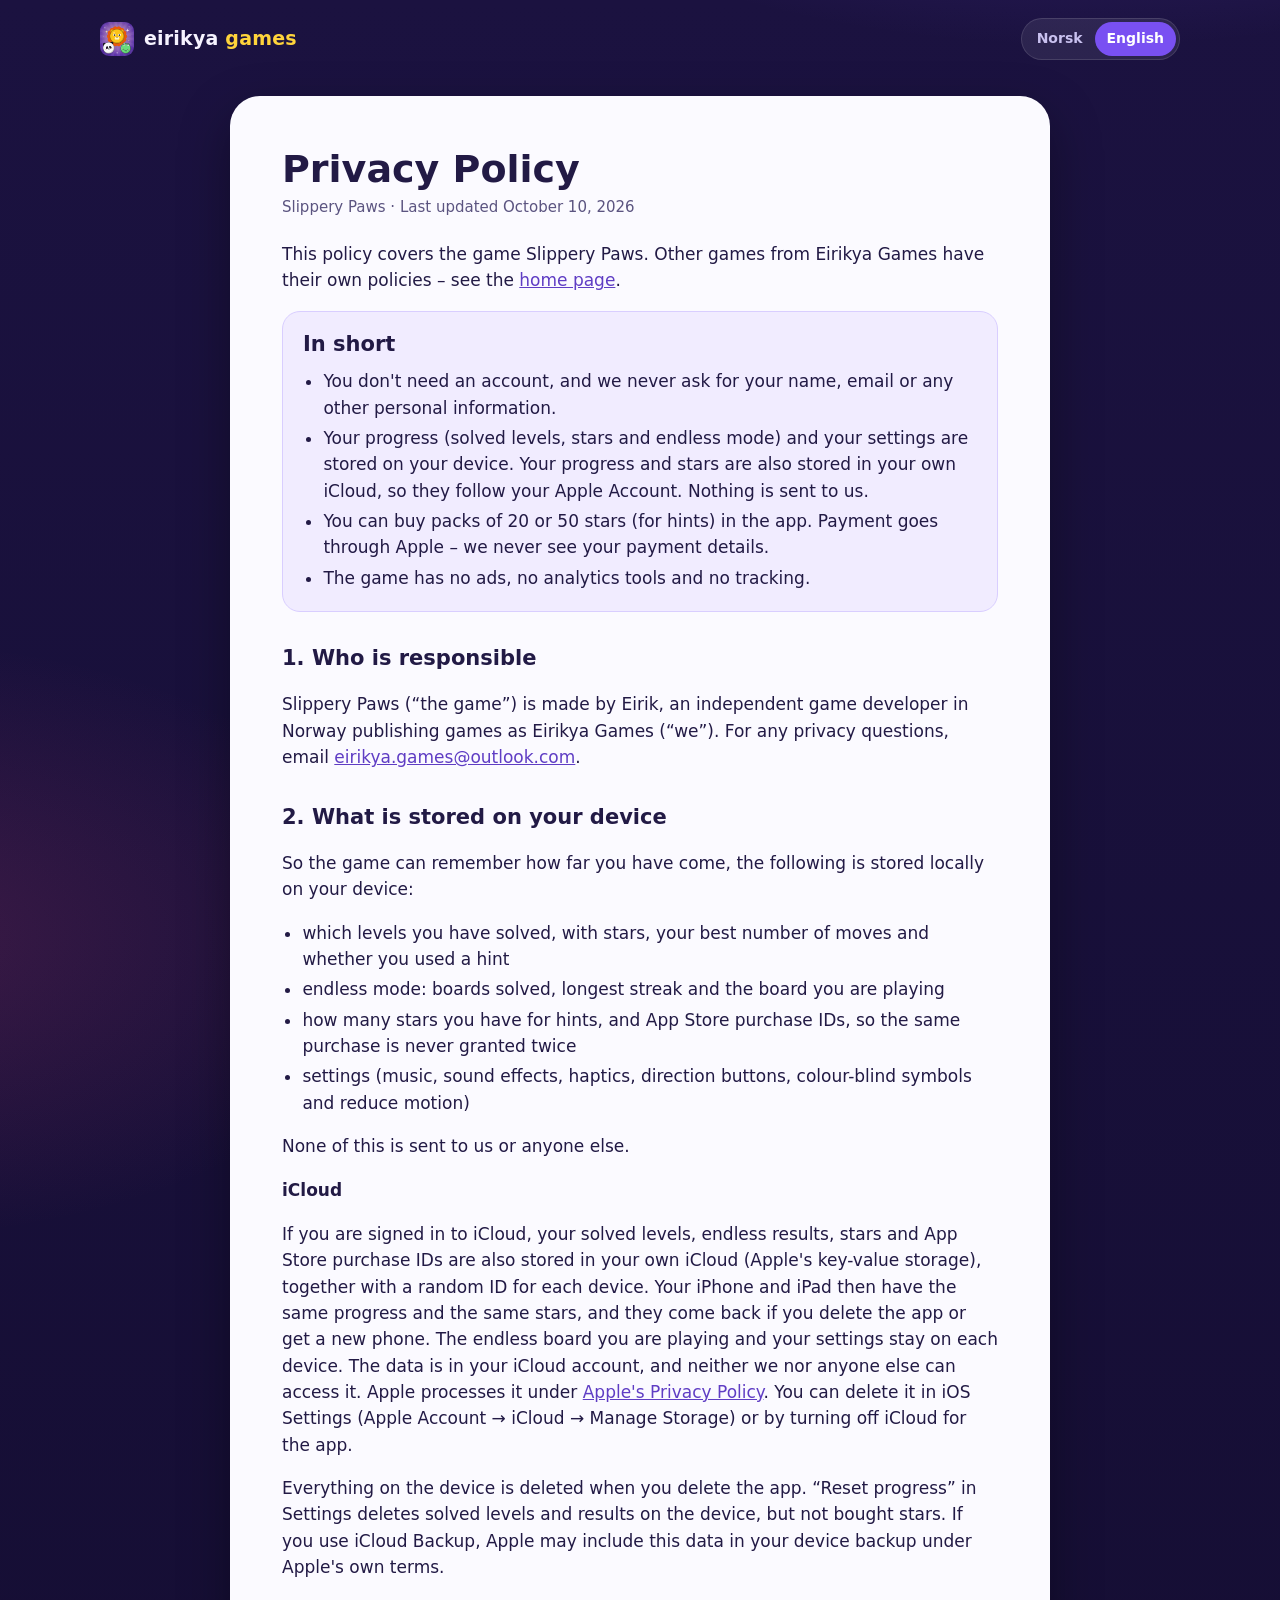
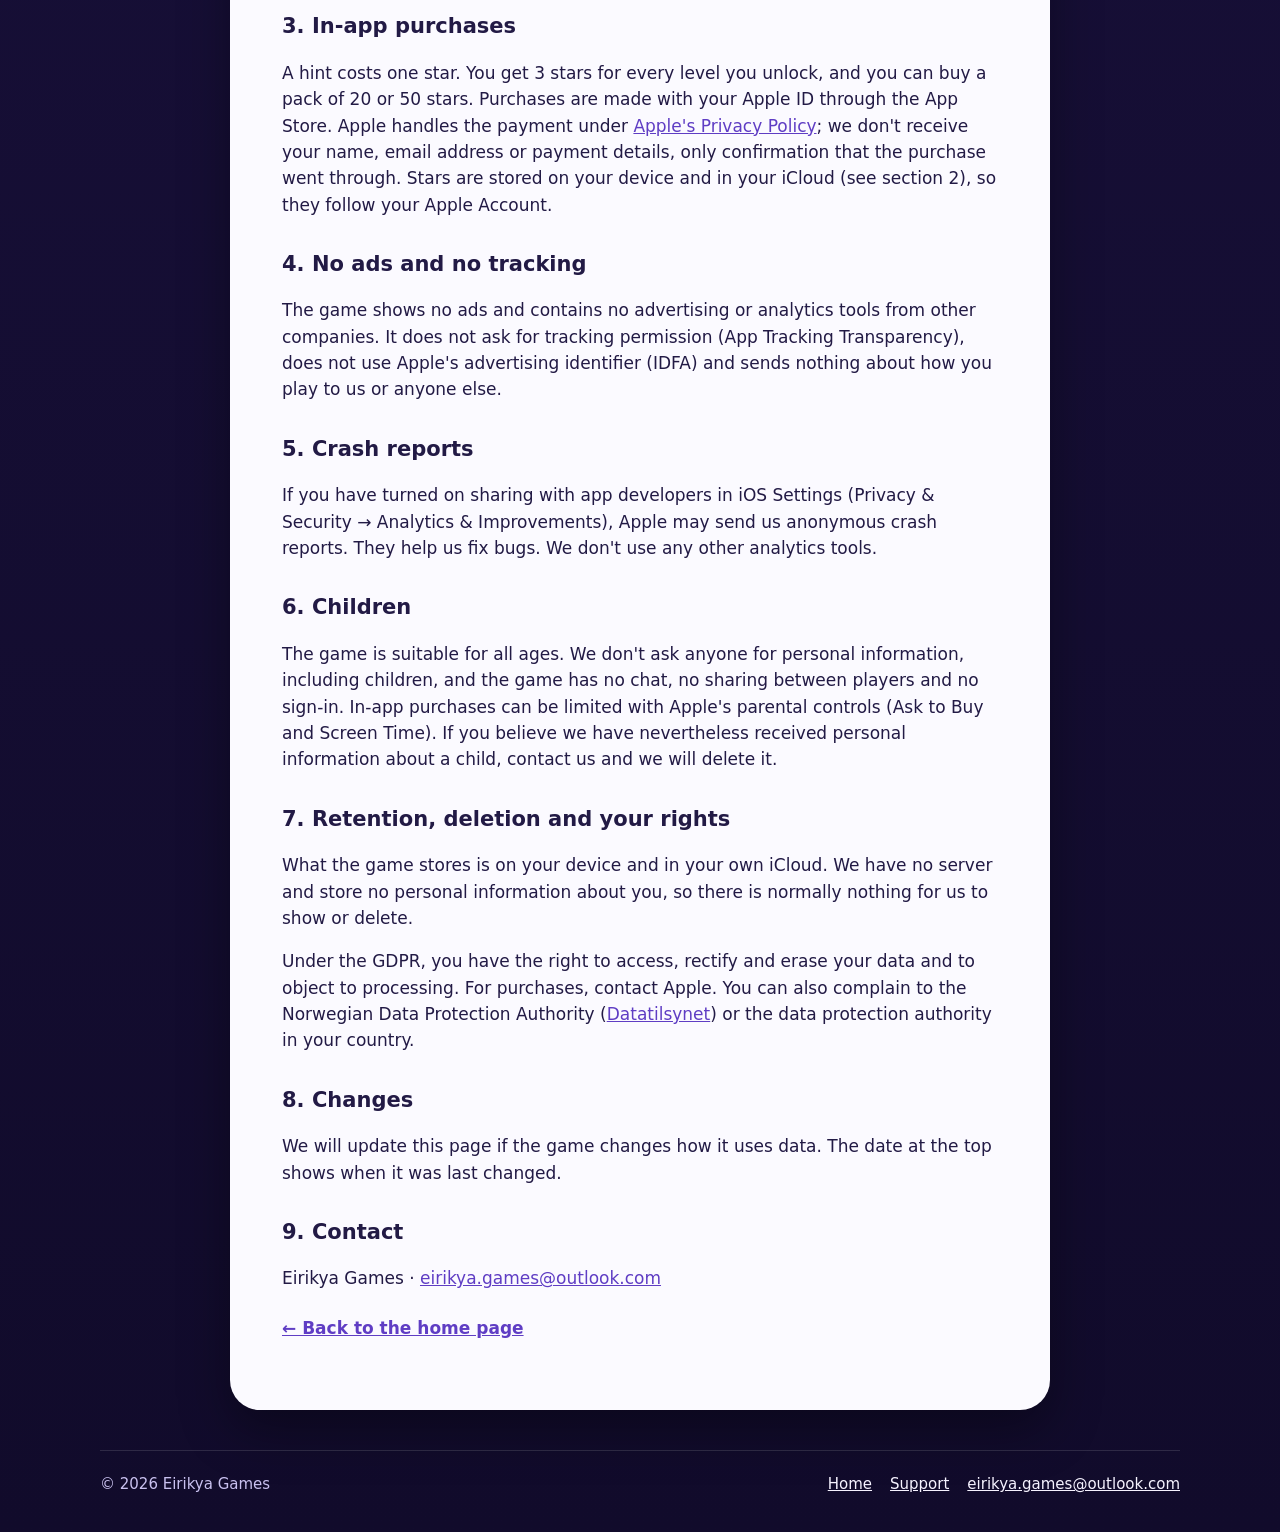
<file: slippery-paws/personvern.html>
<!doctype html>
<html lang="en">
<head>
  <meta charset="utf-8">
  <meta name="viewport" content="width=device-width, initial-scale=1">
  <title>Privacy Policy – Slippery Paws</title>
  <meta name="title-en" content="Privacy Policy – Slippery Paws">
  <meta name="title-nb" content="Personvernerklæring – Slippery Paws">
  <meta name="description" content="Privacy policy for Slippery Paws by Eirikya Games. Personvernerklæring for Slippery Paws.">
  <link rel="canonical" href="https://eirikya.github.io/slippery-paws/personvern.html">
  <meta name="theme-color" content="#1b1240">
  <link rel="icon" type="image/png" href="../img/favicon.png">
  <link rel="apple-touch-icon" href="../img/apple-touch-icon.png">
  <link rel="stylesheet" href="../assets/site.css">
  <script src="../assets/lang.js"></script>
</head>
<body>
  <div class="wrap">
    <header class="top">
      <a class="brand" href="../">
        <img src="../img/favicon.png" alt="" width="34" height="34">
        <span>eirikya <b>games</b></span>
      </a>
      <div class="langs" role="group" aria-label="Language / Språk">
        <button type="button" data-set-lang="nb" aria-pressed="false" lang="nb">Norsk</button>
        <button type="button" data-set-lang="en" aria-pressed="false" lang="en">English</button>
      </div>
    </header>

    <main>
      <!-- ============ NORSK ============ -->
      <article class="paper" id="nb" data-l="nb" lang="nb">
        <h1>Personvernerklæring</h1>
        <p class="updated">Slippery Paws · Sist oppdatert 10. oktober 2026</p>
        <p>Denne erklæringen gjelder spillet Slippery Paws. Andre spill fra Eirikya Games har egne erklæringer – se <a href="../">forsiden</a>.</p>

        <div class="summary-box">
          <h2>Kort fortalt</h2>
          <ul>
            <li>Du trenger ingen konto, og vi ber aldri om navn, e-post eller andre personopplysninger.</li>
            <li>Fremdriften din (løste nivåer, stjerner og uendelig modus) og innstillingene lagres på enheten. Fremdriften og stjernene lagres også i din egen iCloud, så de følger Apple-kontoen din. Ingenting sendes til oss.</li>
            <li>Du kan kjøpe pakker med 20 eller 50 stjerner (til hint) i appen. Betalingen går gjennom Apple – vi ser aldri betalingsopplysningene dine.</li>
            <li>Spillet har ingen reklame, ingen analyseverktøy og ingen sporing.</li>
          </ul>
        </div>

        <h2>1. Hvem er ansvarlig</h2>
        <p>Slippery Paws («spillet») er laget av Eirik, en uavhengig spillutvikler i Norge som gir ut spill under navnet Eirikya Games («vi»). Har du spørsmål om personvern, kan du sende e-post til <a href="mailto:eirikya.games@outlook.com">eirikya.games@outlook.com</a>.</p>

        <h2>2. Det som lagres på enheten din</h2>
        <p>For at spillet skal huske hvor langt du har kommet, lagres dette lokalt på enheten:</p>
        <ul>
          <li>hvilke nivåer du har løst, med stjerner, beste antall trekk og om du brukte hint</li>
          <li>uendelig modus: antall løste brett, lengste rekke og brettet du holder på med</li>
          <li>hvor mange stjerner du har til hint, og kjøps-ID-er fra App Store, så samme kjøp ikke gis to ganger</li>
          <li>innstillinger (musikk, lydeffekter, haptikk, retningsknapper, fargeblind-symboler og redusert bevegelse)</li>
        </ul>
        <p>Ingenting av dette sendes til oss eller til noen andre.</p>

        <h3>iCloud</h3>
        <p>Er du logget inn i iCloud, lagres løste nivåer, resultatene i uendelig modus, stjernene og kjøps-ID-ene fra App Store også i din egen iCloud (Apples nøkkel-verdi-lagring), sammen med en tilfeldig ID for hver enhet. Da har iPhone og iPad den samme fremdriften og de samme stjernene, og de kommer tilbake hvis du sletter appen eller får ny telefon. Brettet du holder på i uendelig modus og innstillingene blir på hver enhet. Dataene ligger i din iCloud-konto, og verken vi eller andre har tilgang til dem. Apple behandler dem etter <a href="https://www.apple.com/legal/privacy/" rel="noopener">Apples personvernerklæring</a>. Du kan slette dem i iOS-innstillingene (Apple-konto → iCloud → Administrer lagring) eller ved å slå av iCloud for appen.</p>
        <p>Alt på enheten slettes når du sletter appen. «Reset progress» under Settings sletter løste nivåer og resultater på enheten, men ikke kjøpte stjerner. Bruker du sikkerhetskopi i iCloud, kan Apple ta med dataene i sikkerhetskopien av enheten din, etter Apples egne vilkår.</p>

        <h2>3. Kjøp i appen</h2>
        <p>Et hint koster én stjerne. Du får 3 stjerner for hvert nivå du låser opp, og kan kjøpe en pakke med 20 eller 50 stjerner. Kjøpet gjøres med Apple-ID-en din gjennom App Store. Apple behandler betalingen etter <a href="https://www.apple.com/legal/privacy/" rel="noopener">Apples personvernerklæring</a>; vi får ikke navnet ditt, e-postadressen din eller betalingsopplysninger, bare beskjed om at kjøpet er gjennomført. Stjernene lagres på enheten og i din iCloud (se punkt 2), så de følger Apple-kontoen din.</p>

        <h2>4. Ingen reklame og ingen sporing</h2>
        <p>Spillet viser ikke reklame og har ingen reklame- eller analyseverktøy fra andre selskaper. Det ber ikke om tillatelse til sporing (App Tracking Transparency), bruker ikke Apples annonse-ID (IDFA) og sender ingenting om hvordan du spiller, til oss eller andre.</p>

        <h2>5. Krasjrapporter</h2>
        <p>Hvis du har slått på deling med apputviklere i iOS-innstillingene (Personvern og sikkerhet → Analyse og forbedringer), kan Apple sende oss anonyme krasjrapporter. De hjelper oss å rette feil. Vi bruker ingen andre analyseverktøy.</p>

        <h2>6. Barn</h2>
        <p>Spillet passer for alle aldre. Vi ber ikke om personopplysninger fra noen, heller ikke fra barn, og spillet har ingen chat, ingen deling mellom spillere og ingen innlogging. Kjøp i appen kan begrenses med Apples foreldrekontroll («Spør om å kjøpe» og Skjermtid). Mener du at vi likevel har fått personopplysninger om et barn, ta kontakt, så sletter vi dem.</p>

        <h2>7. Lagring, sletting og rettighetene dine</h2>
        <p>Det spillet lagrer, ligger på enheten din og i din egen iCloud. Vi har ingen server og lagrer ingen personopplysninger om deg, så vi har vanligvis ingenting å vise eller slette.</p>
        <p>Etter personvernforordningen (GDPR) har du rett til innsyn, retting, sletting og til å protestere mot behandling. For kjøp kan du kontakte Apple. Du kan også klage til <a href="https://www.datatilsynet.no/" rel="noopener">Datatilsynet</a> eller tilsynsmyndigheten i landet ditt.</p>

        <h2>8. Endringer</h2>
        <p>Vi oppdaterer denne siden hvis spillet endrer hvordan det bruker data. Datoen øverst viser når den sist ble endret.</p>

        <h2>9. Kontakt</h2>
        <p>Eirikya Games · <a href="mailto:eirikya.games@outlook.com">eirikya.games@outlook.com</a></p>

        <p><a class="back" href="../">← Tilbake til forsiden</a></p>
      </article>

      <!-- ============ ENGLISH ============ -->
      <article class="paper" id="en" data-l="en" lang="en">
        <h1>Privacy Policy</h1>
        <p class="updated">Slippery Paws · Last updated October 10, 2026</p>
        <p>This policy covers the game Slippery Paws. Other games from Eirikya Games have their own policies – see the <a href="../">home page</a>.</p>

        <div class="summary-box">
          <h2>In short</h2>
          <ul>
            <li>You don't need an account, and we never ask for your name, email or any other personal information.</li>
            <li>Your progress (solved levels, stars and endless mode) and your settings are stored on your device. Your progress and stars are also stored in your own iCloud, so they follow your Apple Account. Nothing is sent to us.</li>
            <li>You can buy packs of 20 or 50 stars (for hints) in the app. Payment goes through Apple – we never see your payment details.</li>
            <li>The game has no ads, no analytics tools and no tracking.</li>
          </ul>
        </div>

        <h2>1. Who is responsible</h2>
        <p>Slippery Paws (“the game”) is made by Eirik, an independent game developer in Norway publishing games as Eirikya Games (“we”). For any privacy questions, email <a href="mailto:eirikya.games@outlook.com">eirikya.games@outlook.com</a>.</p>

        <h2>2. What is stored on your device</h2>
        <p>So the game can remember how far you have come, the following is stored locally on your device:</p>
        <ul>
          <li>which levels you have solved, with stars, your best number of moves and whether you used a hint</li>
          <li>endless mode: boards solved, longest streak and the board you are playing</li>
          <li>how many stars you have for hints, and App Store purchase IDs, so the same purchase is never granted twice</li>
          <li>settings (music, sound effects, haptics, direction buttons, colour-blind symbols and reduce motion)</li>
        </ul>
        <p>None of this is sent to us or anyone else.</p>

        <h3>iCloud</h3>
        <p>If you are signed in to iCloud, your solved levels, endless results, stars and App Store purchase IDs are also stored in your own iCloud (Apple's key-value storage), together with a random ID for each device. Your iPhone and iPad then have the same progress and the same stars, and they come back if you delete the app or get a new phone. The endless board you are playing and your settings stay on each device. The data is in your iCloud account, and neither we nor anyone else can access it. Apple processes it under <a href="https://www.apple.com/legal/privacy/" rel="noopener">Apple's Privacy Policy</a>. You can delete it in iOS Settings (Apple Account → iCloud → Manage Storage) or by turning off iCloud for the app.</p>
        <p>Everything on the device is deleted when you delete the app. “Reset progress” in Settings deletes solved levels and results on the device, but not bought stars. If you use iCloud Backup, Apple may include this data in your device backup under Apple's own terms.</p>

        <h2>3. In-app purchases</h2>
        <p>A hint costs one star. You get 3 stars for every level you unlock, and you can buy a pack of 20 or 50 stars. Purchases are made with your Apple ID through the App Store. Apple handles the payment under <a href="https://www.apple.com/legal/privacy/" rel="noopener">Apple's Privacy Policy</a>; we don't receive your name, email address or payment details, only confirmation that the purchase went through. Stars are stored on your device and in your iCloud (see section 2), so they follow your Apple Account.</p>

        <h2>4. No ads and no tracking</h2>
        <p>The game shows no ads and contains no advertising or analytics tools from other companies. It does not ask for tracking permission (App Tracking Transparency), does not use Apple's advertising identifier (IDFA) and sends nothing about how you play to us or anyone else.</p>

        <h2>5. Crash reports</h2>
        <p>If you have turned on sharing with app developers in iOS Settings (Privacy &amp; Security → Analytics &amp; Improvements), Apple may send us anonymous crash reports. They help us fix bugs. We don't use any other analytics tools.</p>

        <h2>6. Children</h2>
        <p>The game is suitable for all ages. We don't ask anyone for personal information, including children, and the game has no chat, no sharing between players and no sign-in. In-app purchases can be limited with Apple's parental controls (Ask to Buy and Screen Time). If you believe we have nevertheless received personal information about a child, contact us and we will delete it.</p>

        <h2>7. Retention, deletion and your rights</h2>
        <p>What the game stores is on your device and in your own iCloud. We have no server and store no personal information about you, so there is normally nothing for us to show or delete.</p>
        <p>Under the GDPR, you have the right to access, rectify and erase your data and to object to processing. For purchases, contact Apple. You can also complain to the Norwegian Data Protection Authority (<a href="https://www.datatilsynet.no/en/" rel="noopener">Datatilsynet</a>) or the data protection authority in your country.</p>

        <h2>8. Changes</h2>
        <p>We will update this page if the game changes how it uses data. The date at the top shows when it was last changed.</p>

        <h2>9. Contact</h2>
        <p>Eirikya Games · <a href="mailto:eirikya.games@outlook.com">eirikya.games@outlook.com</a></p>

        <p><a class="back" href="../">← Back to the home page</a></p>
      </article>
    </main>

    <footer class="foot">
      <span>© 2026 Eirikya Games</span>
      <nav aria-label="Footer">
        <a href="../"><span data-l="nb" lang="nb">Forsiden</span><span data-l="en" lang="en">Home</span></a>
        <a href="../#support"><span data-l="nb" lang="nb">Brukerstøtte</span><span data-l="en" lang="en">Support</span></a>
        <a href="mailto:eirikya.games@outlook.com">eirikya.games@outlook.com</a>
      </nav>
    </footer>
  </div>
</body>
</html>
</file>
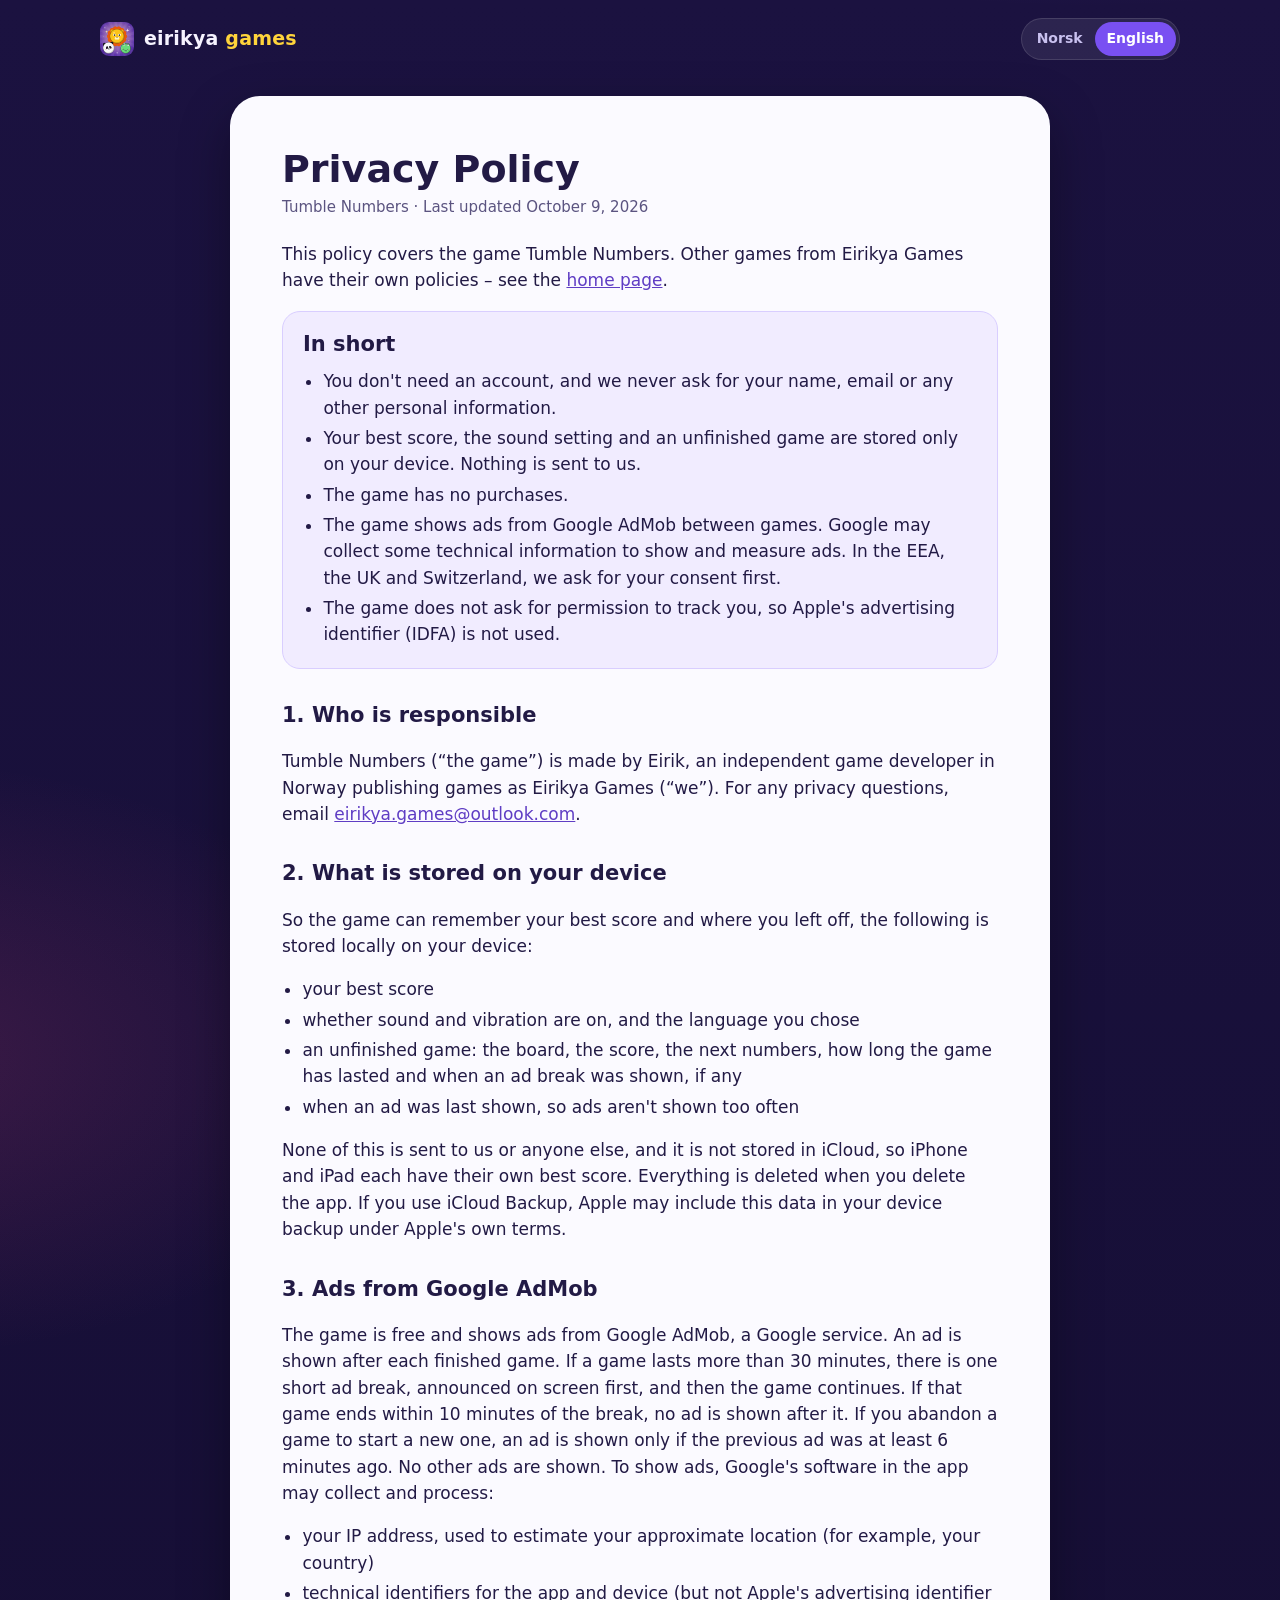
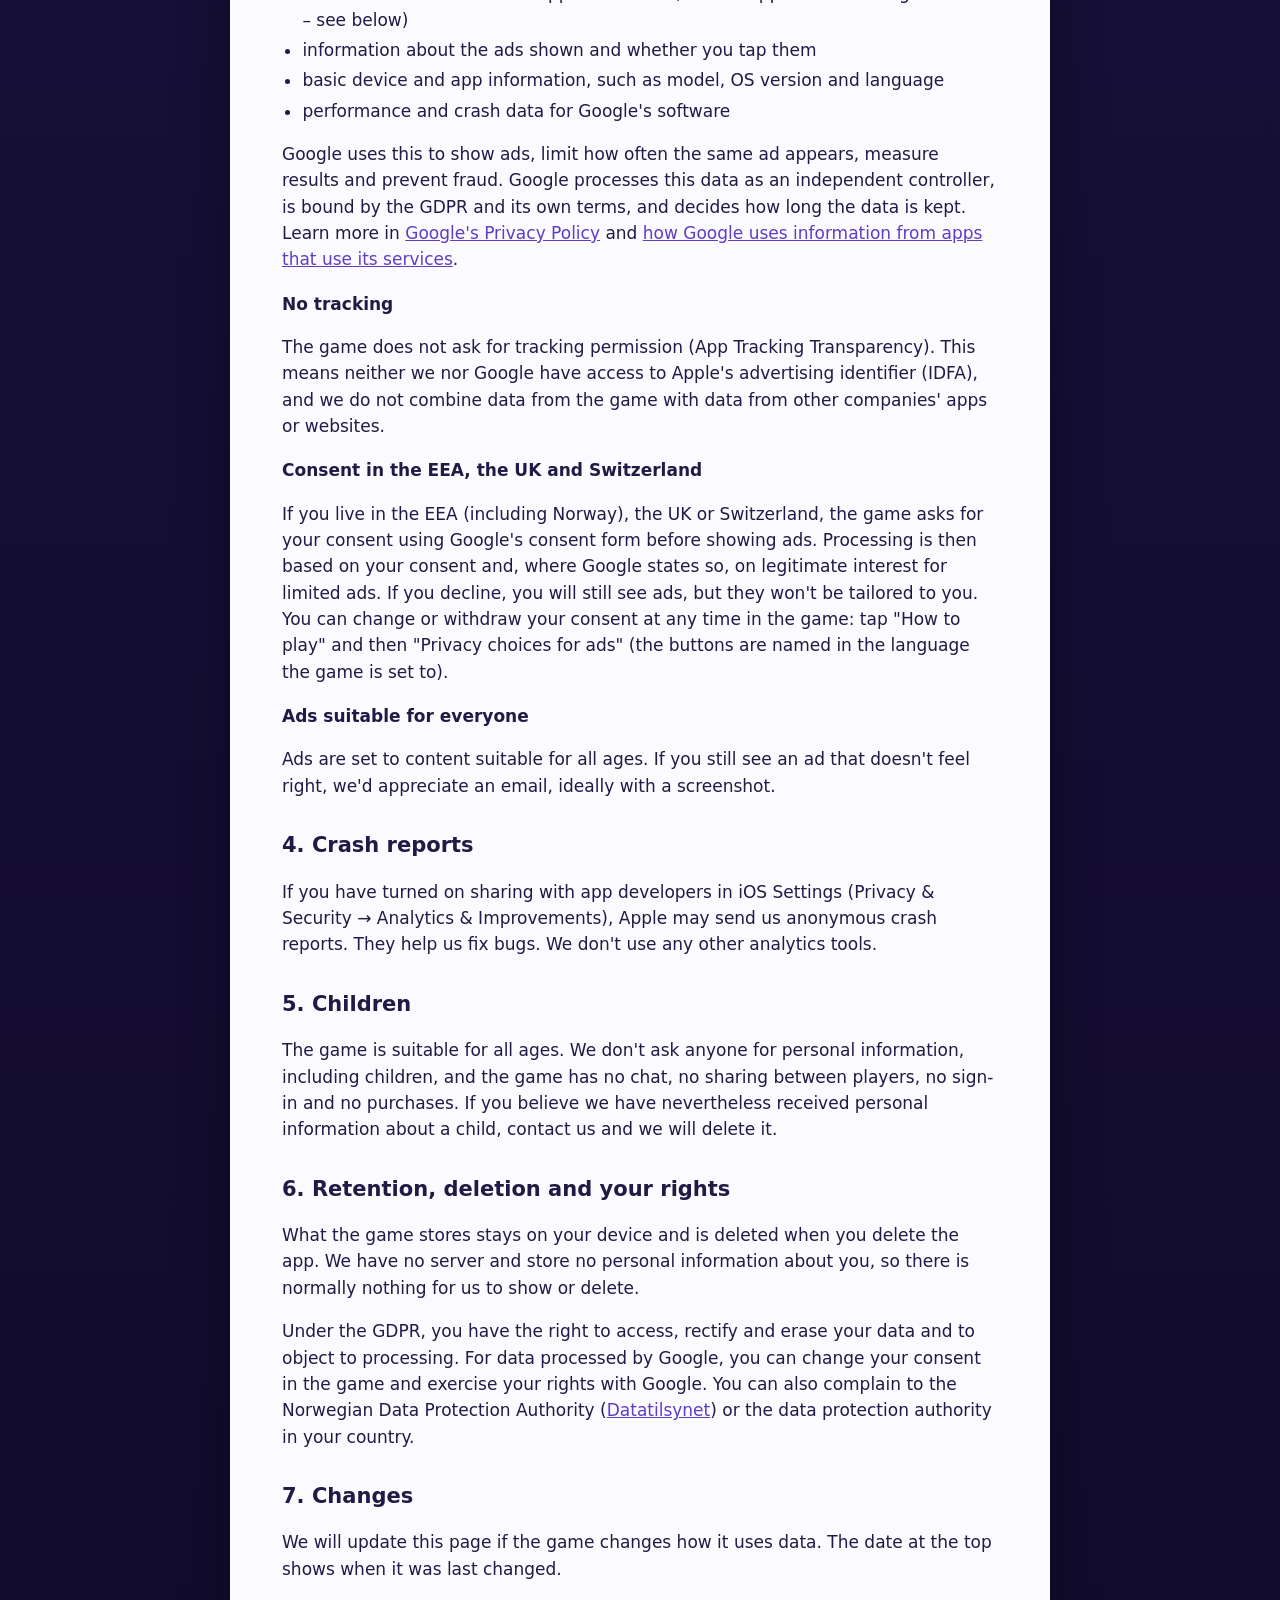
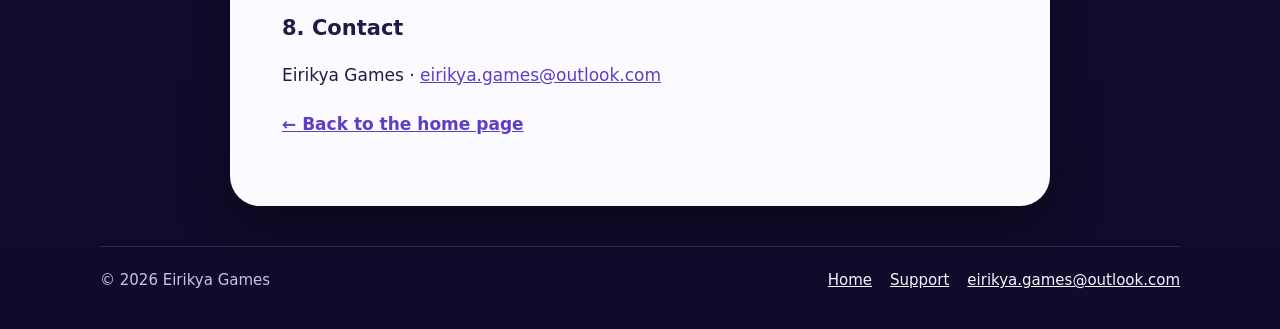
<file: tumble-numbers/personvern.html>
<!doctype html>
<html lang="en">
<head>
  <meta charset="utf-8">
  <meta name="viewport" content="width=device-width, initial-scale=1">
  <title>Privacy Policy – Tumble Numbers</title>
  <meta name="title-en" content="Privacy Policy – Tumble Numbers">
  <meta name="title-nb" content="Personvernerklæring – Tumble Numbers">
  <meta name="description" content="Privacy policy for Tumble Numbers by Eirikya Games. Personvernerklæring for Tumble Numbers.">
  <link rel="canonical" href="https://eirikya.github.io/tumble-numbers/personvern.html">
  <meta name="theme-color" content="#1b1240">
  <link rel="icon" type="image/png" href="../img/favicon.png">
  <link rel="apple-touch-icon" href="../img/apple-touch-icon.png">
  <link rel="stylesheet" href="../assets/site.css">
  <script src="../assets/lang.js"></script>
</head>
<body>
  <div class="wrap">
    <header class="top">
      <a class="brand" href="../">
        <img src="../img/favicon.png" alt="" width="34" height="34">
        <span>eirikya <b>games</b></span>
      </a>
      <div class="langs" role="group" aria-label="Language / Språk">
        <button type="button" data-set-lang="nb" aria-pressed="false" lang="nb">Norsk</button>
        <button type="button" data-set-lang="en" aria-pressed="false" lang="en">English</button>
      </div>
    </header>

    <main>
      <!-- ============ NORSK ============ -->
      <article class="paper" id="nb" data-l="nb" lang="nb">
        <h1>Personvernerklæring</h1>
        <p class="updated">Tumble Numbers · Sist oppdatert 9. oktober 2026</p>
        <p>Denne erklæringen gjelder spillet Tumble Numbers. Andre spill fra Eirikya Games har egne erklæringer – se <a href="../">forsiden</a>.</p>

        <div class="summary-box">
          <h2>Kort fortalt</h2>
          <ul>
            <li>Du trenger ingen konto, og vi ber aldri om navn, e-post eller andre personopplysninger.</li>
            <li>Rekorden din, lydinnstillingen og et påbegynt spill lagres bare på enheten. Ingenting sendes til oss.</li>
            <li>Spillet har ingen kjøp.</li>
            <li>Spillet viser reklame fra Google AdMob mellom spillene. Google kan samle inn noe teknisk informasjon for å vise og måle reklamen. I EØS (også Norge), Storbritannia og Sveits spør vi om samtykke først.</li>
            <li>Spillet ber ikke om tillatelse til sporing, så Apples annonse-ID (IDFA) blir ikke brukt.</li>
          </ul>
        </div>

        <h2>1. Hvem er ansvarlig</h2>
        <p>Tumble Numbers («spillet») er laget av Eirik, en uavhengig spillutvikler i Norge som gir ut spill under navnet Eirikya Games («vi»). Har du spørsmål om personvern, kan du sende e-post til <a href="mailto:eirikya.games@outlook.com">eirikya.games@outlook.com</a>.</p>

        <h2>2. Det som lagres på enheten din</h2>
        <p>For at spillet skal huske rekorden din og hvor du slapp, lagres dette lokalt på enheten:</p>
        <ul>
          <li>rekorden din (høyeste poengsum)</li>
          <li>om lyd og vibrasjon er på, og hvilket språk du har valgt</li>
          <li>et påbegynt spill: brettet, poengene, de neste tallene, hvor lenge spillet har vart og når en eventuell reklamepause ble vist</li>
          <li>når reklame sist ble vist, så den ikke vises for ofte</li>
        </ul>
        <p>Ingenting av dette sendes til oss eller til noen andre, og det lagres ikke i iCloud. iPhone og iPad har derfor hver sin rekord. Alt slettes når du sletter appen. Bruker du sikkerhetskopi i iCloud, kan Apple ta med dataene i sikkerhetskopien av enheten din, etter Apples egne vilkår.</p>

        <h2>3. Reklame fra Google AdMob</h2>
        <p>Spillet er gratis og viser reklame fra Google AdMob, en tjeneste fra Google. Reklamen vises etter hvert ferdige spill. Varer et spill i over 30 minutter, kommer én kort reklamepause, som varsles på skjermen først, og så fortsetter spillet. Slutter spillet innen 10 minutter etter pausen, vises det ingen reklame etter det. Avbryter du et spill for å starte et nytt, vises reklame bare hvis det er minst 6 minutter siden forrige. Ellers vises det ikke reklame. For å vise reklame kan Googles programvare i appen samle inn og behandle:</p>
        <ul>
          <li>IP-adressen, som brukes til å anslå omtrentlig posisjon (for eksempel land)</li>
          <li>tekniske identifikatorer for appen og enheten (men ikke Apples annonse-ID, se under)</li>
          <li>informasjon om reklamen som vises, og om du trykker på den</li>
          <li>grunnleggende informasjon om enheten og appen, som modell, systemversjon og språk</li>
          <li>ytelses- og feildata for Googles programvare</li>
        </ul>
        <p>Google bruker dette til å vise reklame, begrense hvor ofte den samme reklamen vises, måle resultater og hindre svindel. Google behandler disse dataene som selvstendig behandlingsansvarlig, er bundet av personvernforordningen (GDPR) og Googles egne vilkår, og bestemmer selv hvor lenge dataene lagres. Les mer i <a href="https://policies.google.com/privacy" rel="noopener">Googles personvernerklæring</a> og <a href="https://policies.google.com/technologies/partner-sites" rel="noopener">hvordan Google bruker informasjon fra apper som bruker tjenestene deres</a>.</p>

        <h3>Ingen sporing</h3>
        <p>Spillet ber ikke om tillatelse til sporing (App Tracking Transparency). Derfor har verken vi eller Google tilgang til Apples annonse-ID (IDFA), og vi kobler ikke data fra spillet sammen med data fra andre selskapers apper eller nettsteder.</p>

        <h3>Samtykke i EØS, Storbritannia og Sveits</h3>
        <p>Hvis du bor i EØS (også Norge), Storbritannia eller Sveits, spør spillet om samtykke med Googles samtykkeskjema før reklame vises. Behandlingen bygger da på samtykket ditt, og der Google oppgir det, på berettiget interesse for begrenset reklame. Sier du nei, ser du fortsatt reklame, men den blir ikke tilpasset deg. Du kan endre eller trekke tilbake samtykket når som helst i spillet: trykk «Regler» og så «Personvernvalg for reklame» (er spillet satt til engelsk, heter knappene «How to play» og «Privacy choices for ads»).</p>

        <h3>Reklame som passer for alle</h3>
        <p>Reklamen er stilt inn til innhold som passer for alle aldre. Hvis du likevel ser en annonse som ikke passer, setter vi pris på en e-post, gjerne med et skjermbilde.</p>

        <h2>4. Krasjrapporter</h2>
        <p>Hvis du har slått på deling med apputviklere i iOS-innstillingene (Personvern og sikkerhet → Analyse og forbedringer), kan Apple sende oss anonyme krasjrapporter. De hjelper oss å rette feil. Vi bruker ingen andre analyseverktøy.</p>

        <h2>5. Barn</h2>
        <p>Spillet passer for alle aldre. Vi ber ikke om personopplysninger fra noen, heller ikke fra barn, og spillet har ingen chat, ingen deling mellom spillere, ingen innlogging og ingen kjøp. Mener du at vi likevel har fått personopplysninger om et barn, ta kontakt, så sletter vi dem.</p>

        <h2>6. Lagring, sletting og rettighetene dine</h2>
        <p>Det spillet lagrer, ligger bare på enheten din og slettes når du sletter appen. Vi har ingen server og lagrer ingen personopplysninger om deg, så vi har vanligvis ingenting å vise eller slette.</p>
        <p>Etter personvernforordningen (GDPR) har du rett til innsyn, retting, sletting og til å protestere mot behandling. For data som Google behandler, kan du endre samtykket i spillet og bruke rettighetene dine hos Google. Du kan også klage til <a href="https://www.datatilsynet.no/" rel="noopener">Datatilsynet</a> eller tilsynsmyndigheten i landet ditt.</p>

        <h2>7. Endringer</h2>
        <p>Vi oppdaterer denne siden hvis spillet endrer hvordan det bruker data. Datoen øverst viser når den sist ble endret.</p>

        <h2>8. Kontakt</h2>
        <p>Eirikya Games · <a href="mailto:eirikya.games@outlook.com">eirikya.games@outlook.com</a></p>

        <p><a class="back" href="../">← Tilbake til forsiden</a></p>
      </article>

      <!-- ============ ENGLISH ============ -->
      <article class="paper" id="en" data-l="en" lang="en">
        <h1>Privacy Policy</h1>
        <p class="updated">Tumble Numbers · Last updated October 9, 2026</p>
        <p>This policy covers the game Tumble Numbers. Other games from Eirikya Games have their own policies – see the <a href="../">home page</a>.</p>

        <div class="summary-box">
          <h2>In short</h2>
          <ul>
            <li>You don't need an account, and we never ask for your name, email or any other personal information.</li>
            <li>Your best score, the sound setting and an unfinished game are stored only on your device. Nothing is sent to us.</li>
            <li>The game has no purchases.</li>
            <li>The game shows ads from Google AdMob between games. Google may collect some technical information to show and measure ads. In the EEA, the UK and Switzerland, we ask for your consent first.</li>
            <li>The game does not ask for permission to track you, so Apple's advertising identifier (IDFA) is not used.</li>
          </ul>
        </div>

        <h2>1. Who is responsible</h2>
        <p>Tumble Numbers (“the game”) is made by Eirik, an independent game developer in Norway publishing games as Eirikya Games (“we”). For any privacy questions, email <a href="mailto:eirikya.games@outlook.com">eirikya.games@outlook.com</a>.</p>

        <h2>2. What is stored on your device</h2>
        <p>So the game can remember your best score and where you left off, the following is stored locally on your device:</p>
        <ul>
          <li>your best score</li>
          <li>whether sound and vibration are on, and the language you chose</li>
          <li>an unfinished game: the board, the score, the next numbers, how long the game has lasted and when an ad break was shown, if any</li>
          <li>when an ad was last shown, so ads aren't shown too often</li>
        </ul>
        <p>None of this is sent to us or anyone else, and it is not stored in iCloud, so iPhone and iPad each have their own best score. Everything is deleted when you delete the app. If you use iCloud Backup, Apple may include this data in your device backup under Apple's own terms.</p>

        <h2>3. Ads from Google AdMob</h2>
        <p>The game is free and shows ads from Google AdMob, a Google service. An ad is shown after each finished game. If a game lasts more than 30 minutes, there is one short ad break, announced on screen first, and then the game continues. If that game ends within 10 minutes of the break, no ad is shown after it. If you abandon a game to start a new one, an ad is shown only if the previous ad was at least 6 minutes ago. No other ads are shown. To show ads, Google's software in the app may collect and process:</p>
        <ul>
          <li>your IP address, used to estimate your approximate location (for example, your country)</li>
          <li>technical identifiers for the app and device (but not Apple's advertising identifier – see below)</li>
          <li>information about the ads shown and whether you tap them</li>
          <li>basic device and app information, such as model, OS version and language</li>
          <li>performance and crash data for Google's software</li>
        </ul>
        <p>Google uses this to show ads, limit how often the same ad appears, measure results and prevent fraud. Google processes this data as an independent controller, is bound by the GDPR and its own terms, and decides how long the data is kept. Learn more in <a href="https://policies.google.com/privacy" rel="noopener">Google's Privacy Policy</a> and <a href="https://policies.google.com/technologies/partner-sites" rel="noopener">how Google uses information from apps that use its services</a>.</p>

        <h3>No tracking</h3>
        <p>The game does not ask for tracking permission (App Tracking Transparency). This means neither we nor Google have access to Apple's advertising identifier (IDFA), and we do not combine data from the game with data from other companies' apps or websites.</p>

        <h3>Consent in the EEA, the UK and Switzerland</h3>
        <p>If you live in the EEA (including Norway), the UK or Switzerland, the game asks for your consent using Google's consent form before showing ads. Processing is then based on your consent and, where Google states so, on legitimate interest for limited ads. If you decline, you will still see ads, but they won't be tailored to you. You can change or withdraw your consent at any time in the game: tap "How to play" and then "Privacy choices for ads" (the buttons are named in the language the game is set to).</p>

        <h3>Ads suitable for everyone</h3>
        <p>Ads are set to content suitable for all ages. If you still see an ad that doesn't feel right, we'd appreciate an email, ideally with a screenshot.</p>

        <h2>4. Crash reports</h2>
        <p>If you have turned on sharing with app developers in iOS Settings (Privacy &amp; Security → Analytics &amp; Improvements), Apple may send us anonymous crash reports. They help us fix bugs. We don't use any other analytics tools.</p>

        <h2>5. Children</h2>
        <p>The game is suitable for all ages. We don't ask anyone for personal information, including children, and the game has no chat, no sharing between players, no sign-in and no purchases. If you believe we have nevertheless received personal information about a child, contact us and we will delete it.</p>

        <h2>6. Retention, deletion and your rights</h2>
        <p>What the game stores stays on your device and is deleted when you delete the app. We have no server and store no personal information about you, so there is normally nothing for us to show or delete.</p>
        <p>Under the GDPR, you have the right to access, rectify and erase your data and to object to processing. For data processed by Google, you can change your consent in the game and exercise your rights with Google. You can also complain to the Norwegian Data Protection Authority (<a href="https://www.datatilsynet.no/en/" rel="noopener">Datatilsynet</a>) or the data protection authority in your country.</p>

        <h2>7. Changes</h2>
        <p>We will update this page if the game changes how it uses data. The date at the top shows when it was last changed.</p>

        <h2>8. Contact</h2>
        <p>Eirikya Games · <a href="mailto:eirikya.games@outlook.com">eirikya.games@outlook.com</a></p>

        <p><a class="back" href="../">← Back to the home page</a></p>
      </article>
    </main>

    <footer class="foot">
      <span>© 2026 Eirikya Games</span>
      <nav aria-label="Footer">
        <a href="../"><span data-l="nb" lang="nb">Forsiden</span><span data-l="en" lang="en">Home</span></a>
        <a href="../#support"><span data-l="nb" lang="nb">Brukerstøtte</span><span data-l="en" lang="en">Support</span></a>
        <a href="mailto:eirikya.games@outlook.com">eirikya.games@outlook.com</a>
      </nav>
    </footer>
  </div>
</body>
</html>
</file>
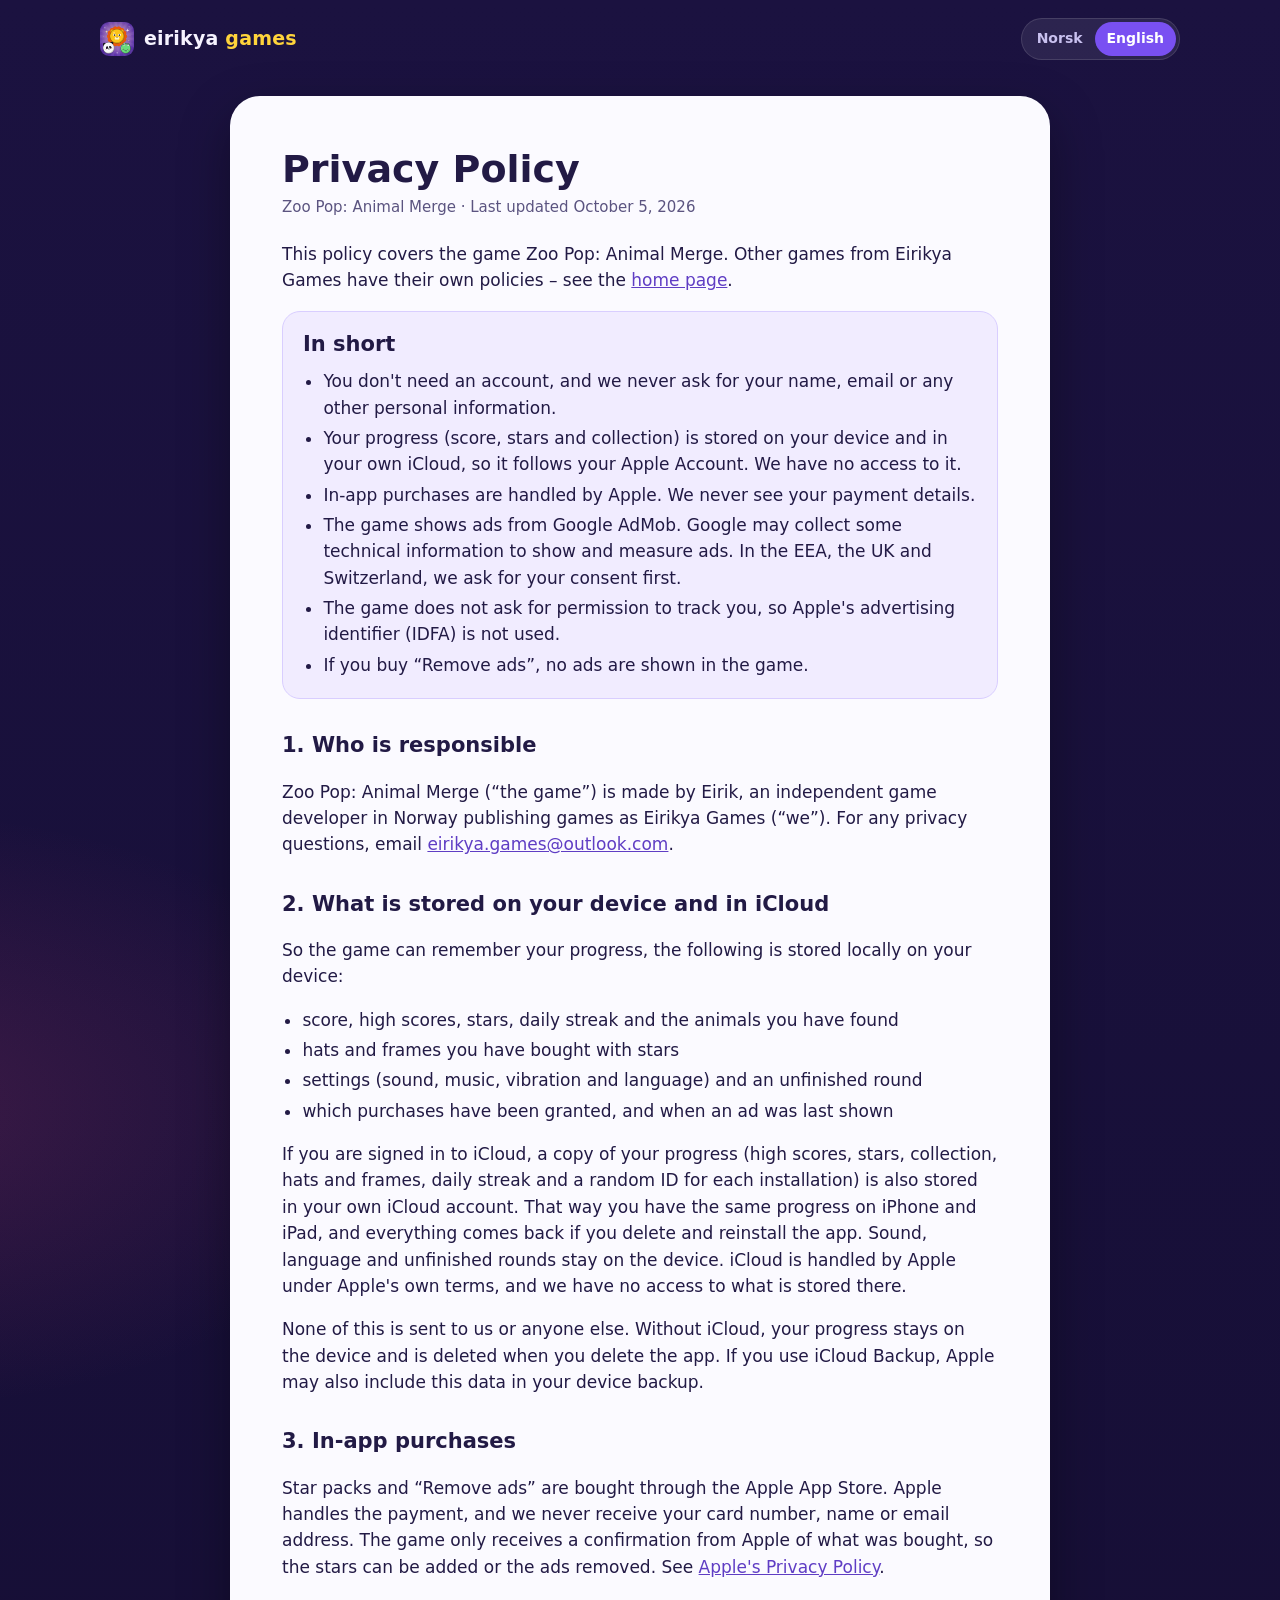
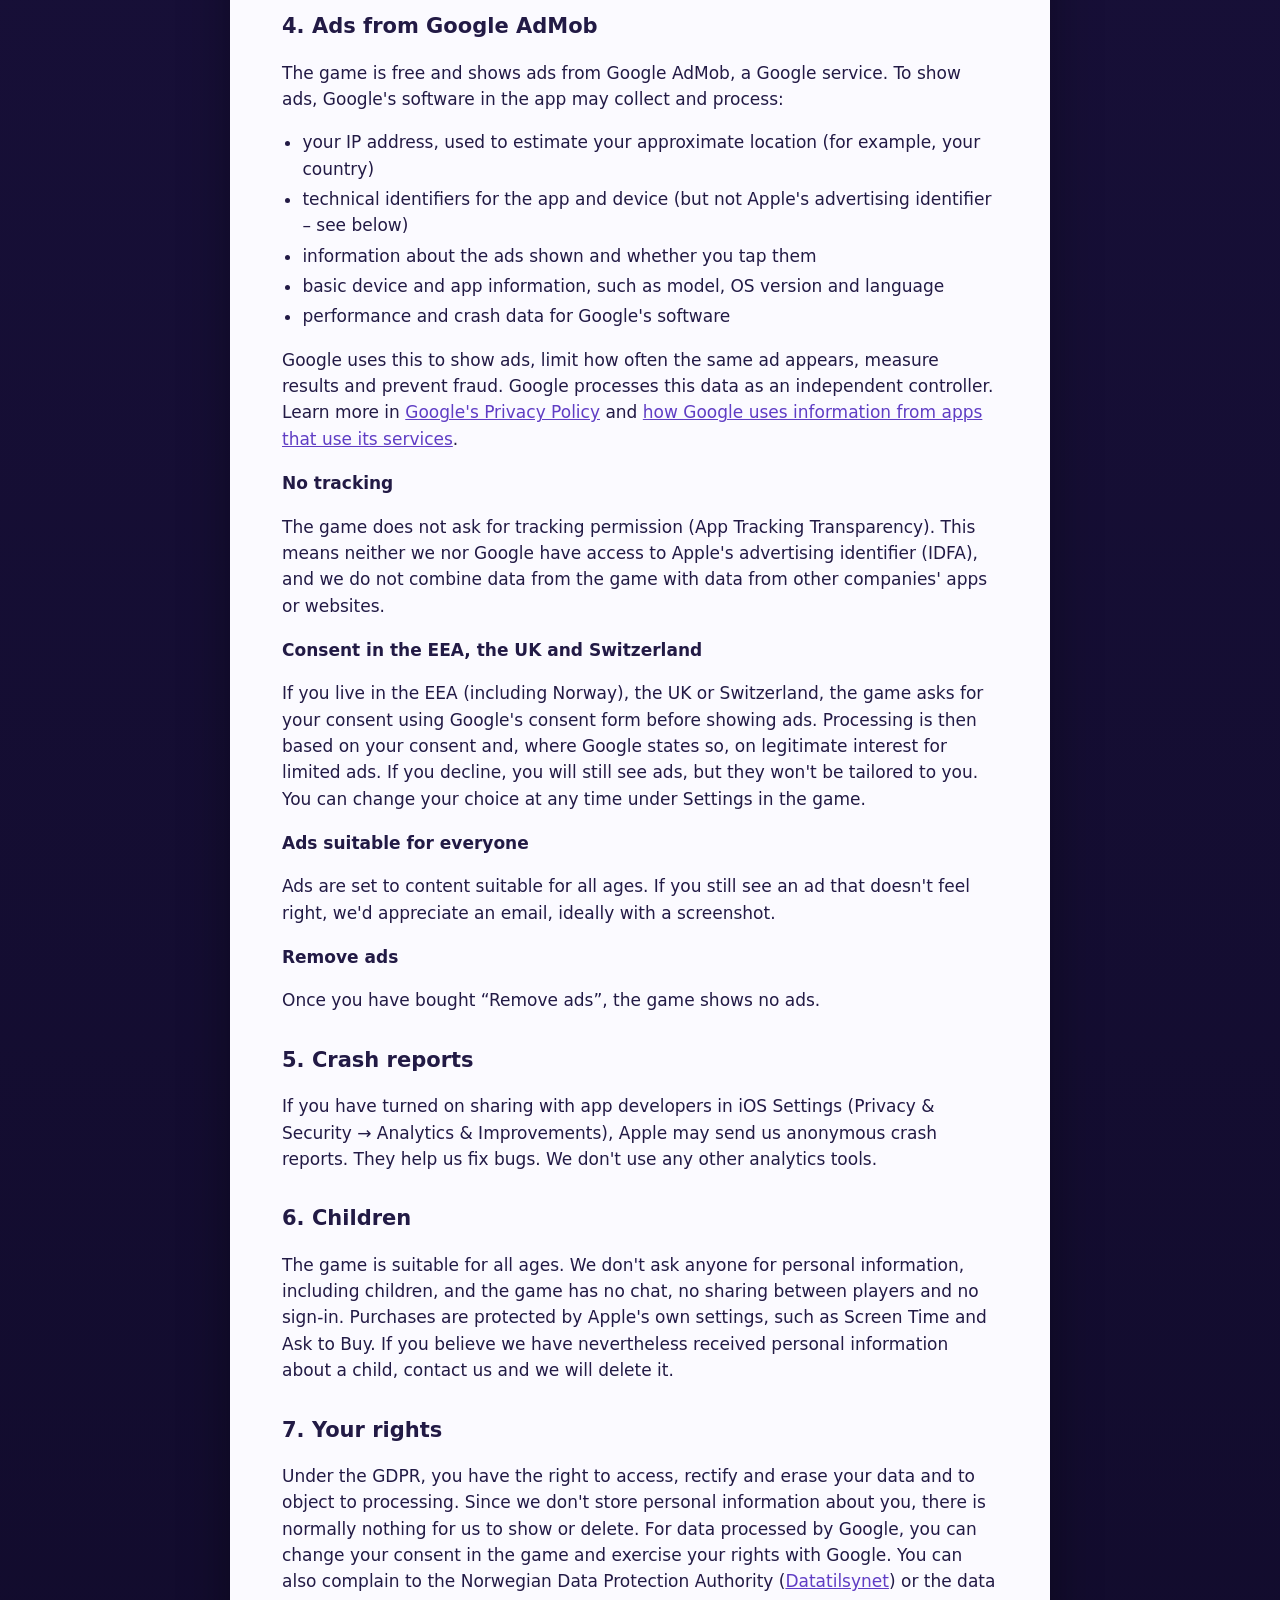
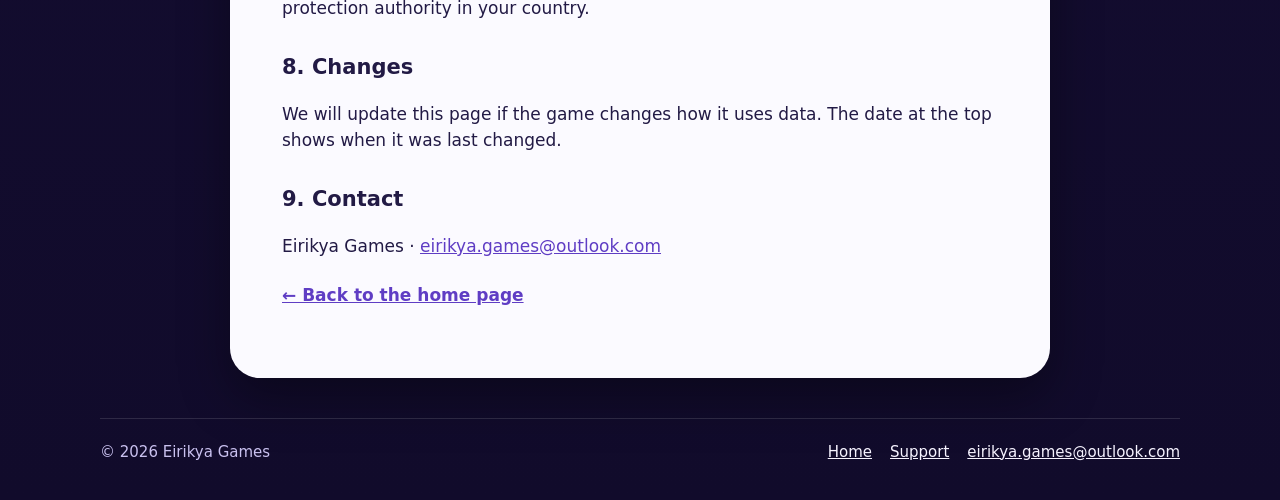
<file: zoopop/personvern.html>
<!doctype html>
<html lang="en">
<head>
  <meta charset="utf-8">
  <meta name="viewport" content="width=device-width, initial-scale=1">
  <title>Privacy Policy – Zoo Pop: Animal Merge</title>
  <meta name="title-en" content="Privacy Policy – Zoo Pop: Animal Merge">
  <meta name="title-nb" content="Personvernerklæring – Zoo Pop: Animal Merge">
  <meta name="description" content="Privacy policy for Zoo Pop: Animal Merge by Eirikya Games. Personvernerklæring for Zoo Pop: Animal Merge.">
  <link rel="canonical" href="https://eirikya.github.io/zoopop/personvern.html">
  <meta name="theme-color" content="#1b1240">
  <link rel="icon" type="image/png" href="../img/favicon.png">
  <link rel="apple-touch-icon" href="../img/apple-touch-icon.png">
  <link rel="stylesheet" href="../assets/site.css">
  <script src="../assets/lang.js"></script>
</head>
<body>
  <div class="wrap">
    <header class="top">
      <a class="brand" href="../">
        <img src="../img/favicon.png" alt="" width="34" height="34">
        <span>eirikya <b>games</b></span>
      </a>
      <div class="langs" role="group" aria-label="Language / Språk">
        <button type="button" data-set-lang="nb" aria-pressed="false" lang="nb">Norsk</button>
        <button type="button" data-set-lang="en" aria-pressed="false" lang="en">English</button>
      </div>
    </header>

    <main>
      <!-- ============ NORSK ============ -->
      <article class="paper" id="nb" data-l="nb" lang="nb">
        <h1>Personvernerklæring</h1>
        <p class="updated">Zoo Pop: Animal Merge · Sist oppdatert 5. oktober 2026</p>
        <p>Denne erklæringen gjelder spillet Zoo Pop: Animal Merge. Andre spill fra Eirikya Games har egne erklæringer – se <a href="../">forsiden</a>.</p>

        <div class="summary-box">
          <h2>Kort fortalt</h2>
          <ul>
            <li>Du trenger ingen konto, og vi ber aldri om navn, e-post eller andre personopplysninger.</li>
            <li>Fremgangen din (poeng, stjerner og samling) lagres på enheten og i din egen iCloud, så den følger Apple-kontoen din. Vi har ikke tilgang til den.</li>
            <li>Kjøp i appen håndteres av Apple. Vi ser aldri betalingsopplysningene dine.</li>
            <li>Spillet viser reklame fra Google AdMob. Google kan samle inn noe teknisk informasjon for å vise og måle reklamen. I EØS (også Norge), Storbritannia og Sveits spør vi om samtykke først.</li>
            <li>Spillet ber ikke om tillatelse til sporing, så Apples annonse-ID (IDFA) blir ikke brukt.</li>
            <li>Kjøper du «Fjern reklame», vises ingen reklame i spillet.</li>
          </ul>
        </div>

        <h2>1. Hvem er ansvarlig</h2>
        <p>Zoo Pop: Animal Merge («spillet») er laget av Eirik, en uavhengig spillutvikler i Norge som gir ut spill under navnet Eirikya Games («vi»). Har du spørsmål om personvern, kan du sende e-post til <a href="mailto:eirikya.games@outlook.com">eirikya.games@outlook.com</a>.</p>

        <h2>2. Det som lagres på enheten din og i iCloud</h2>
        <p>For at spillet skal huske hvor langt du har kommet, lagres dette lokalt på enheten:</p>
        <ul>
          <li>poeng, rekorder, stjerner, dager på rad og hvilke dyr du har funnet</li>
          <li>hatter og rammer du har kjøpt med stjerner</li>
          <li>innstillinger (lyd, musikk, vibrasjon og språk) og en påbegynt runde</li>
          <li>hvilke kjøp som er gitt, og når reklame sist ble vist</li>
        </ul>
        <p>Er du logget inn i iCloud, lagres også en kopi av fremgangen (rekorder, stjerner, samling, hatter og rammer, dager på rad og en tilfeldig ID for hver installasjon) i din egen iCloud-konto. Da får du det samme på iPhone og iPad, og alt kommer tilbake hvis du sletter appen og installerer den på nytt. Lyd, språk og påbegynte runder blir bare på enheten. iCloud håndteres av Apple etter Apples egne vilkår, og vi har ikke tilgang til det som ligger der.</p>
        <p>Ingenting av dette sendes til oss eller til noen andre. Uten iCloud ligger fremgangen bare på enheten og slettes når du sletter appen. Bruker du sikkerhetskopi i iCloud, kan Apple også ta med dataene i sikkerhetskopien av enheten din.</p>

        <h2>3. Kjøp i appen</h2>
        <p>Stjernepakker og «Fjern reklame» kjøpes gjennom Apple App Store. Apple tar seg av betalingen, og vi får aldri kortnummer, navn eller e-postadressen din. Spillet får bare en bekreftelse fra Apple på hva som er kjøpt, slik at stjernene kan legges til eller reklamen fjernes. Les mer i <a href="https://www.apple.com/legal/privacy/" rel="noopener">Apples personvernerklæring</a>.</p>

        <h2>4. Reklame fra Google AdMob</h2>
        <p>Spillet er gratis og viser reklame fra Google AdMob, en tjeneste fra Google. For å vise reklame kan Googles programvare i appen samle inn og behandle:</p>
        <ul>
          <li>IP-adressen, som brukes til å anslå omtrentlig posisjon (for eksempel land)</li>
          <li>tekniske identifikatorer for appen og enheten (men ikke Apples annonse-ID, se under)</li>
          <li>informasjon om reklamen som vises, og om du trykker på den</li>
          <li>grunnleggende informasjon om enheten og appen, som modell, systemversjon og språk</li>
          <li>ytelses- og feildata for Googles programvare</li>
        </ul>
        <p>Google bruker dette til å vise reklame, begrense hvor ofte den samme reklamen vises, måle resultater og hindre svindel. Google behandler disse dataene som selvstendig behandlingsansvarlig. Les mer i <a href="https://policies.google.com/privacy" rel="noopener">Googles personvernerklæring</a> og <a href="https://policies.google.com/technologies/partner-sites" rel="noopener">hvordan Google bruker informasjon fra apper som bruker tjenestene deres</a>.</p>

        <h3>Ingen sporing</h3>
        <p>Spillet ber ikke om tillatelse til sporing (App Tracking Transparency). Derfor har verken vi eller Google tilgang til Apples annonse-ID (IDFA), og vi kobler ikke data fra spillet sammen med data fra andre selskapers apper eller nettsteder.</p>

        <h3>Samtykke i EØS, Storbritannia og Sveits</h3>
        <p>Hvis du bor i EØS (også Norge), Storbritannia eller Sveits, spør spillet om samtykke med Googles samtykkeskjema før reklame vises. Behandlingen bygger da på samtykket ditt, og der Google oppgir det, på berettiget interesse for begrenset reklame. Sier du nei, ser du fortsatt reklame, men den blir ikke tilpasset deg. Du kan endre valget når som helst under Innstillinger i spillet.</p>

        <h3>Reklame som passer for alle</h3>
        <p>Reklamen er stilt inn til innhold som passer for alle aldre. Hvis du likevel ser en annonse som ikke passer, setter vi pris på en e-post, gjerne med et skjermbilde.</p>

        <h3>Fjern reklame</h3>
        <p>Når du har kjøpt «Fjern reklame», viser spillet ingen reklame.</p>

        <h2>5. Krasjrapporter</h2>
        <p>Hvis du har slått på deling med apputviklere i iOS-innstillingene (Personvern og sikkerhet → Analyse og forbedringer), kan Apple sende oss anonyme krasjrapporter. De hjelper oss å rette feil. Vi bruker ingen andre analyseverktøy.</p>

        <h2>6. Barn</h2>
        <p>Spillet passer for alle aldre. Vi ber ikke om personopplysninger fra noen, heller ikke fra barn, og spillet har ingen chat, ingen deling mellom spillere og ingen innlogging. Kjøp beskyttes av Apples egne innstillinger, som Skjermtid og «Be om å kjøpe». Mener du at vi likevel har fått personopplysninger om et barn, ta kontakt, så sletter vi dem.</p>

        <h2>7. Rettighetene dine</h2>
        <p>Etter personvernforordningen (GDPR) har du rett til innsyn, retting, sletting og til å protestere mot behandling. Siden vi ikke lagrer personopplysninger om deg, har vi vanligvis ingenting å vise eller slette. For data som Google behandler, kan du endre samtykket i spillet og bruke rettighetene dine hos Google. Du kan også klage til <a href="https://www.datatilsynet.no/" rel="noopener">Datatilsynet</a> eller tilsynsmyndigheten i landet ditt.</p>

        <h2>8. Endringer</h2>
        <p>Vi oppdaterer denne siden hvis spillet endrer hvordan det bruker data. Datoen øverst viser når den sist ble endret.</p>

        <h2>9. Kontakt</h2>
        <p>Eirikya Games · <a href="mailto:eirikya.games@outlook.com">eirikya.games@outlook.com</a></p>

        <p><a class="back" href="../">← Tilbake til forsiden</a></p>
      </article>

      <!-- ============ ENGLISH ============ -->
      <article class="paper" id="en" data-l="en" lang="en">
        <h1>Privacy Policy</h1>
        <p class="updated">Zoo Pop: Animal Merge · Last updated October 5, 2026</p>
        <p>This policy covers the game Zoo Pop: Animal Merge. Other games from Eirikya Games have their own policies – see the <a href="../">home page</a>.</p>

        <div class="summary-box">
          <h2>In short</h2>
          <ul>
            <li>You don't need an account, and we never ask for your name, email or any other personal information.</li>
            <li>Your progress (score, stars and collection) is stored on your device and in your own iCloud, so it follows your Apple Account. We have no access to it.</li>
            <li>In-app purchases are handled by Apple. We never see your payment details.</li>
            <li>The game shows ads from Google AdMob. Google may collect some technical information to show and measure ads. In the EEA, the UK and Switzerland, we ask for your consent first.</li>
            <li>The game does not ask for permission to track you, so Apple's advertising identifier (IDFA) is not used.</li>
            <li>If you buy “Remove ads”, no ads are shown in the game.</li>
          </ul>
        </div>

        <h2>1. Who is responsible</h2>
        <p>Zoo Pop: Animal Merge (“the game”) is made by Eirik, an independent game developer in Norway publishing games as Eirikya Games (“we”). For any privacy questions, email <a href="mailto:eirikya.games@outlook.com">eirikya.games@outlook.com</a>.</p>

        <h2>2. What is stored on your device and in iCloud</h2>
        <p>So the game can remember your progress, the following is stored locally on your device:</p>
        <ul>
          <li>score, high scores, stars, daily streak and the animals you have found</li>
          <li>hats and frames you have bought with stars</li>
          <li>settings (sound, music, vibration and language) and an unfinished round</li>
          <li>which purchases have been granted, and when an ad was last shown</li>
        </ul>
        <p>If you are signed in to iCloud, a copy of your progress (high scores, stars, collection, hats and frames, daily streak and a random ID for each installation) is also stored in your own iCloud account. That way you have the same progress on iPhone and iPad, and everything comes back if you delete and reinstall the app. Sound, language and unfinished rounds stay on the device. iCloud is handled by Apple under Apple's own terms, and we have no access to what is stored there.</p>
        <p>None of this is sent to us or anyone else. Without iCloud, your progress stays on the device and is deleted when you delete the app. If you use iCloud Backup, Apple may also include this data in your device backup.</p>

        <h2>3. In-app purchases</h2>
        <p>Star packs and “Remove ads” are bought through the Apple App Store. Apple handles the payment, and we never receive your card number, name or email address. The game only receives a confirmation from Apple of what was bought, so the stars can be added or the ads removed. See <a href="https://www.apple.com/legal/privacy/" rel="noopener">Apple's Privacy Policy</a>.</p>

        <h2>4. Ads from Google AdMob</h2>
        <p>The game is free and shows ads from Google AdMob, a Google service. To show ads, Google's software in the app may collect and process:</p>
        <ul>
          <li>your IP address, used to estimate your approximate location (for example, your country)</li>
          <li>technical identifiers for the app and device (but not Apple's advertising identifier – see below)</li>
          <li>information about the ads shown and whether you tap them</li>
          <li>basic device and app information, such as model, OS version and language</li>
          <li>performance and crash data for Google's software</li>
        </ul>
        <p>Google uses this to show ads, limit how often the same ad appears, measure results and prevent fraud. Google processes this data as an independent controller. Learn more in <a href="https://policies.google.com/privacy" rel="noopener">Google's Privacy Policy</a> and <a href="https://policies.google.com/technologies/partner-sites" rel="noopener">how Google uses information from apps that use its services</a>.</p>

        <h3>No tracking</h3>
        <p>The game does not ask for tracking permission (App Tracking Transparency). This means neither we nor Google have access to Apple's advertising identifier (IDFA), and we do not combine data from the game with data from other companies' apps or websites.</p>

        <h3>Consent in the EEA, the UK and Switzerland</h3>
        <p>If you live in the EEA (including Norway), the UK or Switzerland, the game asks for your consent using Google's consent form before showing ads. Processing is then based on your consent and, where Google states so, on legitimate interest for limited ads. If you decline, you will still see ads, but they won't be tailored to you. You can change your choice at any time under Settings in the game.</p>

        <h3>Ads suitable for everyone</h3>
        <p>Ads are set to content suitable for all ages. If you still see an ad that doesn't feel right, we'd appreciate an email, ideally with a screenshot.</p>

        <h3>Remove ads</h3>
        <p>Once you have bought “Remove ads”, the game shows no ads.</p>

        <h2>5. Crash reports</h2>
        <p>If you have turned on sharing with app developers in iOS Settings (Privacy &amp; Security → Analytics &amp; Improvements), Apple may send us anonymous crash reports. They help us fix bugs. We don't use any other analytics tools.</p>

        <h2>6. Children</h2>
        <p>The game is suitable for all ages. We don't ask anyone for personal information, including children, and the game has no chat, no sharing between players and no sign-in. Purchases are protected by Apple's own settings, such as Screen Time and Ask to Buy. If you believe we have nevertheless received personal information about a child, contact us and we will delete it.</p>

        <h2>7. Your rights</h2>
        <p>Under the GDPR, you have the right to access, rectify and erase your data and to object to processing. Since we don't store personal information about you, there is normally nothing for us to show or delete. For data processed by Google, you can change your consent in the game and exercise your rights with Google. You can also complain to the Norwegian Data Protection Authority (<a href="https://www.datatilsynet.no/en/" rel="noopener">Datatilsynet</a>) or the data protection authority in your country.</p>

        <h2>8. Changes</h2>
        <p>We will update this page if the game changes how it uses data. The date at the top shows when it was last changed.</p>

        <h2>9. Contact</h2>
        <p>Eirikya Games · <a href="mailto:eirikya.games@outlook.com">eirikya.games@outlook.com</a></p>

        <p><a class="back" href="../">← Back to the home page</a></p>
      </article>
    </main>

    <footer class="foot">
      <span>© 2026 Eirikya Games</span>
      <nav aria-label="Footer">
        <a href="../"><span data-l="nb" lang="nb">Forsiden</span><span data-l="en" lang="en">Home</span></a>
        <a href="../#support"><span data-l="nb" lang="nb">Brukerstøtte</span><span data-l="en" lang="en">Support</span></a>
        <a href="mailto:eirikya.games@outlook.com">eirikya.games@outlook.com</a>
      </nav>
    </footer>
  </div>
</body>
</html>
</file>
<file: assets/site.css>
/* Eirikya Games – felles stil */
:root {
  --bg: #1b1240;
  --bg-deep: #110b2b;
  --card: #261b57;
  --card-hi: #30246a;
  --line: rgba(255, 255, 255, 0.12);
  --text: #f6f3ff;
  --muted: #c9c1ef;
  --yellow: #ffd43b;
  --green: #37b24d;
  --green-hi: #51cf66;
  --violet: #7950f2;
  --pink: #e64980;
  --paper: #fbfaff;
  --ink: #221a45;
  --ink-muted: #5b5480;
  --radius: 22px;
  --font: ui-rounded, "SF Pro Rounded", "Nunito", "Segoe UI", system-ui, -apple-system, Roboto, "Helvetica Neue", Arial, sans-serif;
}

* { box-sizing: border-box; }

html { -webkit-text-size-adjust: 100%; }

body {
  margin: 0;
  font-family: var(--font);
  font-size: 17px;
  line-height: 1.55;
  color: var(--text);
  background-color: var(--bg);
  background-image:
    radial-gradient(1200px 600px at 85% -10%, rgba(121, 80, 242, 0.35), transparent 60%),
    radial-gradient(900px 500px at -10% 30%, rgba(230, 73, 128, 0.18), transparent 60%),
    linear-gradient(180deg, var(--bg) 0%, var(--bg-deep) 100%);
  min-height: 100vh;
}

a { color: var(--yellow); }
a:hover { text-decoration-thickness: 2px; }

img { max-width: 100%; height: auto; display: block; }

.wrap { width: min(1080px, 100% - 32px); margin-inline: auto; }

/* Språkbytte: uten JavaScript vises begge språk */
html[data-lang="en"] [data-l="nb"],
html[data-lang="nb"] [data-l="en"] { display: none !important; }

/* Topp */
.top {
  display: flex;
  align-items: center;
  justify-content: space-between;
  gap: 12px;
  padding: 18px 0;
}
.brand {
  display: inline-flex;
  align-items: center;
  gap: 10px;
  color: var(--text);
  text-decoration: none;
  font-weight: 800;
  font-size: 19px;
  letter-spacing: 0.2px;
}
.brand img { width: 34px; height: 34px; border-radius: 9px; }
.brand span { white-space: nowrap; }
.brand span b { color: var(--yellow); }

.langs {
  display: inline-flex;
  background: rgba(255, 255, 255, 0.08);
  border: 1px solid var(--line);
  border-radius: 999px;
  padding: 3px;
}
.langs button {
  font: inherit;
  font-size: 14px;
  font-weight: 700;
  color: var(--muted);
  background: none;
  border: 0;
  border-radius: 999px;
  padding: 6px 12px;
  cursor: pointer;
  min-height: 34px;
}
.langs button[aria-pressed="true"] { background: var(--violet); color: #fff; }
.langs button:focus-visible { outline: 2px solid var(--yellow); outline-offset: 2px; }

/* Forside */
.intro { padding: 28px 0 10px; max-width: 720px; }
.eyebrow {
  margin: 0 0 6px;
  color: var(--yellow);
  font-weight: 800;
  font-size: 14px;
  letter-spacing: 1.4px;
  text-transform: uppercase;
}
.intro h1 { margin: 0 0 10px; font-size: clamp(30px, 6vw, 44px); line-height: 1.12; }
.intro p { margin: 0; color: var(--muted); font-size: 18px; }

.game {
  margin: 34px 0 0;
  background: linear-gradient(180deg, rgba(255, 255, 255, 0.06), rgba(255, 255, 255, 0.02));
  border: 1px solid var(--line);
  border-radius: 30px;
  padding: clamp(20px, 4vw, 40px);
}
.game-head {
  display: grid;
  grid-template-columns: auto 1fr;
  gap: 22px;
  align-items: center;
}
.app-icon {
  width: clamp(96px, 18vw, 136px);
  aspect-ratio: 1;
  border-radius: 22.5%;
  box-shadow: 0 10px 30px rgba(0, 0, 0, 0.35), 0 0 0 1px rgba(255, 255, 255, 0.08);
}
.game h2 { margin: 0; font-size: clamp(26px, 4.6vw, 36px); line-height: 1.15; }
.game h2 small { display: block; color: var(--muted); font-size: 0.5em; font-weight: 700; letter-spacing: 0.4px; margin-top: 4px; }
.game-head p { margin: 10px 0 0; color: var(--muted); }

.badges { display: flex; flex-wrap: wrap; gap: 8px; margin-top: 14px; }
.badge {
  display: inline-flex;
  align-items: center;
  gap: 6px;
  padding: 7px 14px;
  border-radius: 999px;
  font-size: 14px;
  font-weight: 800;
  background: rgba(255, 212, 59, 0.14);
  color: var(--yellow);
  border: 1px solid rgba(255, 212, 59, 0.35);
}
.badge.soft { background: rgba(255, 255, 255, 0.08); color: var(--text); border-color: var(--line); }

.shots {
  display: grid;
  grid-template-columns: repeat(3, 1fr);
  gap: 18px;
  margin: 30px 0 6px;
}
.shots figure { margin: 0; }
.shots img {
  width: 100%;
  border-radius: 24px;
  border: 1px solid var(--line);
  box-shadow: 0 14px 34px rgba(0, 0, 0, 0.4);
  background: var(--bg);
}
.shots figcaption { text-align: center; color: var(--muted); font-size: 14px; margin-top: 8px; }

.features {
  display: grid;
  grid-template-columns: repeat(2, 1fr);
  gap: 14px;
  margin-top: 26px;
}
.feature {
  background: var(--card);
  border: 1px solid var(--line);
  border-radius: var(--radius);
  padding: 18px 20px;
}
.feature h3 { margin: 0 0 4px; font-size: 18px; }
.feature p { margin: 0; color: var(--muted); font-size: 16px; }
.dot { display: inline-block; width: 10px; height: 10px; border-radius: 50%; margin-right: 8px; vertical-align: 1px; }

.game-links { margin: 22px 0 0; font-size: 15px; }
.game-links a { color: var(--muted); }

/* Brukerstøtte */
.support {
  margin: 34px 0 0;
  display: grid;
  grid-template-columns: 1.1fr 1fr;
  gap: 18px;
}
.support > div {
  background: var(--card);
  border: 1px solid var(--line);
  border-radius: 30px;
  padding: clamp(20px, 4vw, 32px);
}
.support h2 { margin: 0 0 8px; font-size: 26px; }
.support p { margin: 0 0 16px; color: var(--muted); }
.btn {
  display: inline-flex;
  align-items: center;
  gap: 8px;
  min-height: 48px;
  padding: 12px 20px;
  border-radius: 16px;
  background: var(--green);
  color: #fff;
  font-weight: 800;
  text-decoration: none;
  box-shadow: 0 4px 0 #2b8a3e;
  word-break: break-all;
}
.btn:hover { background: var(--green-hi); }
.btn:focus-visible { outline: 3px solid var(--yellow); outline-offset: 3px; }

.faq-group + .faq-group { margin-top: 18px; }
.faq-group h3 { margin: 0 0 8px; font-size: 15px; letter-spacing: 1.2px; text-transform: uppercase; color: var(--yellow); }
details { border-top: 1px solid var(--line); padding: 12px 0; }
details:first-of-type { border-top: 0; padding-top: 0; }
summary { cursor: pointer; font-weight: 800; }
details p { margin: 8px 0 0; }

/* Bunn */
.foot {
  margin: 40px 0 0;
  padding: 22px 0 36px;
  border-top: 1px solid var(--line);
  color: var(--muted);
  font-size: 15px;
  display: flex;
  flex-wrap: wrap;
  gap: 8px 22px;
  justify-content: space-between;
}
.foot a { color: var(--text); }
.foot nav { display: flex; flex-wrap: wrap; gap: 8px 18px; }

/* Personvern */
.paper {
  background: var(--paper);
  color: var(--ink);
  border-radius: 30px;
  padding: clamp(22px, 5vw, 52px);
  margin: 18px auto 0;
  max-width: 820px;
  box-shadow: 0 20px 50px rgba(0, 0, 0, 0.35);
}
.paper a { color: #5f3dc4; }
.paper h1 { margin: 0 0 4px; font-size: clamp(24px, 6.4vw, 38px); line-height: 1.15; overflow-wrap: anywhere; hyphens: auto; }
.paper .updated { margin: 0 0 22px; color: var(--ink-muted); font-size: 15px; }
.paper h2 { margin: 30px 0 8px; font-size: 21px; }
.paper h3 { margin: 18px 0 6px; font-size: 17px; }
.paper p, .paper li { color: var(--ink); }
.paper ul { padding-left: 1.2em; }
.paper li { margin: 4px 0; }
.summary-box {
  background: #f1ecff;
  border: 1px solid #d9ceff;
  border-radius: 18px;
  padding: 16px 20px;
}
.summary-box h2 { margin-top: 0; }
.summary-box ul { margin: 0; }
.paper table { width: 100%; border-collapse: collapse; font-size: 15px; margin: 10px 0; }
.paper th, .paper td { text-align: left; padding: 8px 10px; border-bottom: 1px solid #e3def5; vertical-align: top; }
.paper th { background: #f4f1ff; }
.table-scroll { overflow-x: auto; }
.back { display: inline-block; margin: 6px 0 0; color: var(--muted); }
.paper .back { color: #5f3dc4; font-weight: 700; }

@media (max-width: 760px) {
  body { font-size: 16px; }
  .shots {
    grid-template-columns: repeat(3, 72%);
    overflow-x: auto;
    scroll-snap-type: x mandatory;
    padding-bottom: 8px;
    margin-inline: -4px;
    padding-inline: 4px;
  }
  .shots figure { scroll-snap-align: center; }
  .features { grid-template-columns: 1fr; }
  .support { grid-template-columns: 1fr; }
  .game-head { grid-template-columns: 1fr; text-align: left; }
}

@media (prefers-reduced-motion: no-preference) {
  .btn, .langs button { transition: background-color 0.15s ease; }
}
</file>
